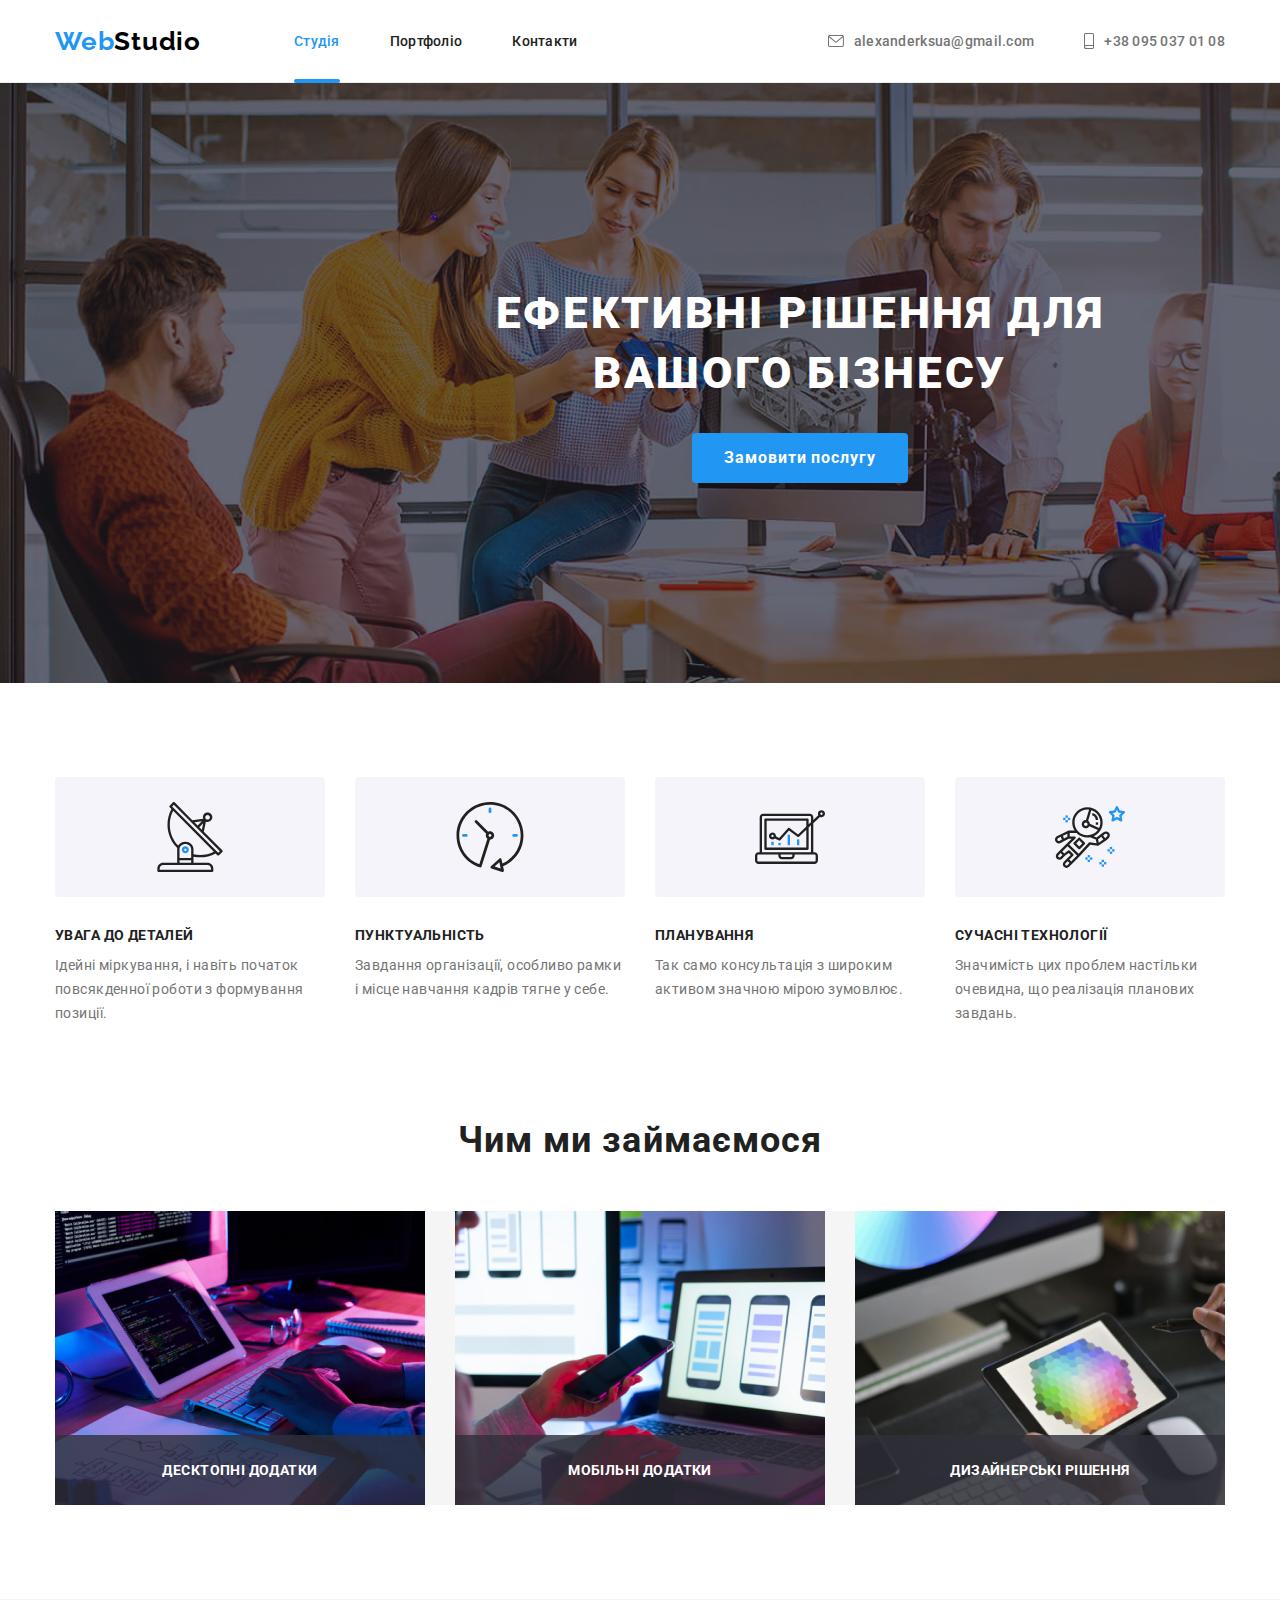
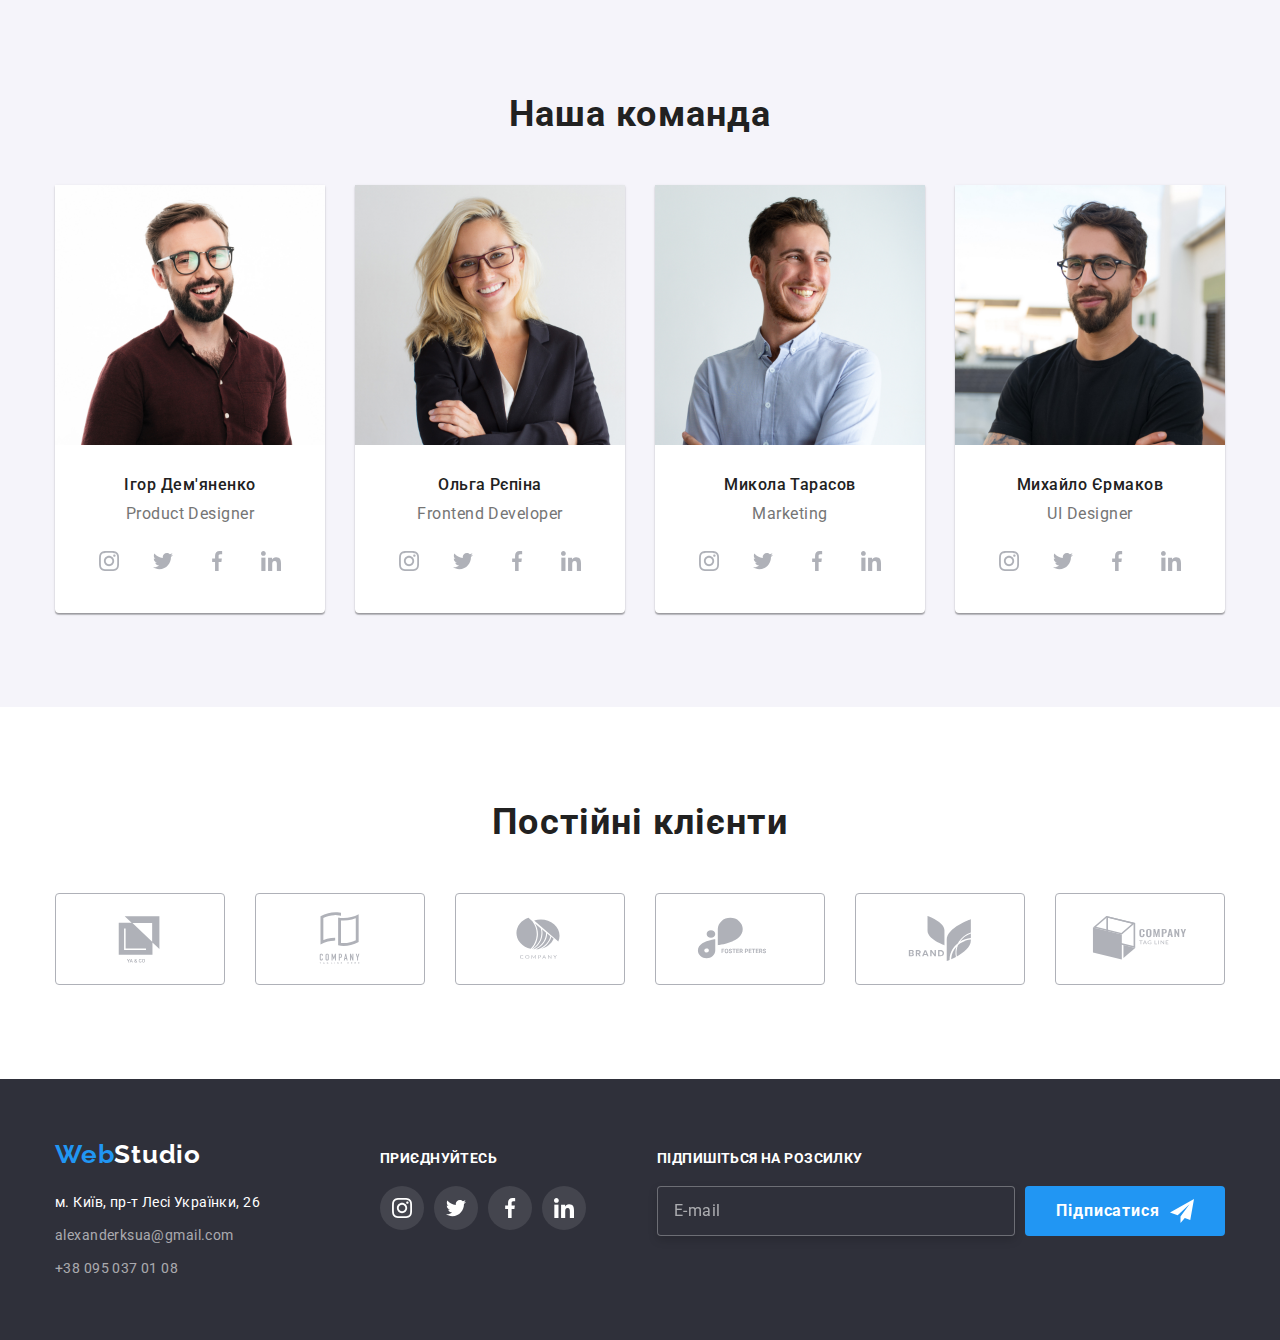
<file: index.html>
<!DOCTYPE html>
<html lang="uk">

<head>
  <meta charset="UTF-8" />
  <meta http-equiv="X-UA-Compatible" content="IE=edge" />
  <meta name="viewport" content="width=device-width, initial-scale=1.0" />

  <link rel="preconnect" href="https://fonts.googleapis.com" />
  <link rel="preconnect" href="https://fonts.gstatic.com" crossorigin />
  <link href="https://fonts.googleapis.com/css2?family=Raleway:wght@700&family=Roboto:wght@400;500;700;900&display=swap"
    rel="stylesheet" />

  <title>index</title>
  <!-- Нормализация стилей Обобщённая -->
  <link rel="stylesheet"
    href="https://cdnjs.cloudflare.com/ajax/libs/modern-normalize/1.1.0/modern-normalize.min.css" />
  <!-- Стили Проекта -->
  <!-- Стили Секций на странице index.html по технологиям BEM/SASS: qualites features clients -->
  <link rel="stylesheet" href="./css/main.min.css">
  <!-- Стили всех остальных элементов по технологии CSS -->
  <!-- <link rel="stylesheet" href="./css/styles.css"> -->
</head>

<body>
  <!-- Голова-Шапка сайты -->
  <header class="header">
    <div class="container">
      <!-- Блок оформления фона header -->

      <div class="header-group">
        <!-- Панель навигации из двух частей -->
        <!-- Панель навигации #1 - Логотип, Студія, Портфоліо -->
        <!-- Логотип, WebStudio -->
        <a class="header-logo" href="./index.html"><span class="blue-web">Web</span>Studio</a>
        <nav class="nav-group">
          <!-- Список ссылок на страницы -->
          <ul class="list pages">
            <li class="item pages-item curent">
              <a class="link curent" href="./index.html">Студія</a>
            </li>
            <li class="item pages-item">
              <a class="link" href="./portfolio.html">Портфоліо</a>
            </li>
            <li class="item pages-item">
              <a class="link" href="./contacts.html">Контакти</a>
            </li>
          </ul>
        </nav>

        <!-- Панель навигации #2 - Контакти: e-mail, tel -->
        <ul class="list contacts">
          <li class="item contacts-item">
            <a class="link" href="mailto:alexanderksua@gmail.com">
              <div class="link-div">
                <svg class="contacts-icon" width="16" height="12" aria-label="email">
                  <use href="./images/icons.svg#icon-envelope"></use>
                </svg>alexanderksua@gmail.com
              </div>
            </a>
          </li>
          <li class="item contacts-item">
            <a class="link" href="tel:+380950370108">
              <div class="link-div">
                <svg class="contacts-icon" width="10" height="16" aria-label="phone">
                  <use href="./images/icons.svg#icon-smartphone"></use>
                </svg>+38 095 037 01 08
              </div>
            </a>
          </li>
        </ul>

      </div>
    </div>
  </header>

  <!--Главный контент страницы -->
  <main>
    <!-- Блок оформления фона main-top - Hero -->

    <section class="hero">
      <div class="container">
        <div class="hero-group">
          <h1 class="hero-title">Ефективні рішення для вашого бізнесу</h1>
          <!-- BUTTON -->
          <button class="btn-hero" type="button" data-modal-open>Замовити послугу</button>
        </div>
      </div>
      <!-- Модульное окно - Форма заказа услуги -->
      <div class="backdrop is-hidden" data-modal>
        <div class="modal">
          <button class="close" type="button" data-modal-close>
            <svg class="button-icon" width="11" height="11" aria-label="cross">
              <use href="./images/icons.svg#icon-cross-modal"></use>
            </svg>
          </button>

          <form class="register-form">
            <p class="register-form-title"><strong>Залиште свої дані, ми вам передзвонимо</strong></p>

            <div class="register-form-field">
              <label for="person">І'мя</label>
              <div class="register-form-icon">
                <input type="text" name="person" id="person">
                <svg width="18" height="18">
                  <use href="./images/icons.svg#icon-person-form"></use>
                </svg>
              </div>
            </div>

            <div class="register-form-field">
              <label for="tel">Телефон</label>
              <div class="register-form-icon">
                <input type="tel" name="tel" id="tel">
                <svg width="18" height="18">
                  <use href="./images/icons.svg#icon-phone-form"></use>
                </svg>
              </div>
            </div>

            <div class="register-form-field">
              <label for="form-email">Пошта</label>
              <div class="register-form-icon">
                <input type="email" name="email" id="form-email" required>
                <svg width="18" height="18">
                  <use href="./images/icons.svg#icon-envelop-form"></use>
                </svg>
              </div>
            </div>

            <div class="register-form-field">
              <label for="comment">Коментар</label>
              <textarea name="comment" id="comment" cols="60" rows="7" placeholder="Введіть коментар"></textarea>
            </div>

            <!--CHECK BOX-->
            <label for=policy class="checkbox-group">
              <input type="checkbox" class="checkbox visually-hidden" name="policy" id="policy" value="agree" required>
              <svg class="checkbox-icons" width="16" height="15">
                <use class="icon-checked" href="./images/icons.svg#icon-check-box-checked"></use>
                <use class="icon-empty" href="./images/icons.svg#icon-check-box-empty"></use>
              </svg>
              <span class="checkbox-policy-text">
                Погоджуюся з розсилкою та приймаю
                <a href="https://wiki.legalaid.gov.ua/" target="_blank" rel="nofollow noopener noreferrer">
                  Умови договору
                </a>
              </span>
            </label>

            <div class="register-form-submit-btn">
              <button type="submit">Відправити</button>
            </div>
          </form>

        </div>
      </div>
    </section>

    <!-- Секция описания качеств Студии-->
    <section class="qualites">
      <div class="container">

        <h2 class="visually-hidden">Качества Студии</h2>

        <ul class="list qualites__list">

          <li class="item qualites__item">
            <div class="qualites__item--icon">
              <svg class="qualites__icon" width="70" height="70">
                <use href="./images/icons.svg#icon-antenna"></use>
              </svg>
            </div>
            <h3 class="qualites__item--title">Увага до деталей</h3>
            <p class="qualites__item--paragraf">
              Ідейні міркування, і навіть початок повсякденної роботи з
              формування позиції.
            </p>
          </li>

          <li class="item qualites__item">
            <div class="qualites__item--icon">
              <svg class="qualites__icon" width="70" height="70">
                <use href="./images/icons.svg#icon-clock"></use>
              </svg>
            </div>
            <h3 class="qualites__item--title">Пунктуальність</h3>
            <p class="qualites__item--paragraf">
              Завдання організації, особливо рамки і місце навчання кадрів
              тягне у себе.
            </p>
          </li>

          <li class="item qualites__item">
            <div class="qualites__item--icon">
              <svg class="qualites__icon" width="70" height="70">
                <use href="./images/icons.svg#icon-diagram"></use>
              </svg>
            </div>
            <h3 class="qualites__item--title">Планування</h3>
            <p class="qualites__item--paragraf">
              Так само консультація з широким активом значною мірою зумовлює.
            </p>
          </li>

          <li class="item qualites__item">
            <div class="qualites__item--icon">
              <svg class="qualites__icon" width="70" height="70">
                <use href="./images/icons.svg#icon-astronaut"></use>
              </svg>
            </div>
            <h3 class="qualites__item--title">Сучасні технології</h3>
            <p class="qualites__item--paragraf">
              Значимість цих проблем настільки очевидна, що реалізація
              планових завдань.
            </p>
          </li>
        </ul>
      </div>

    </section>

    <!-- Секция описания видов деятельности Студии-->
    <section class="features">
      <div class="container">
        <h2 class="features__title">Чим ми займаємося</h2>
        <!-- Блок оборачивания div  для стилизации в будущем -->
        <ul class="list features__list">
          <li class="item features__item">
            <img class="features__list--img" src="./images/img_1_370x294.jpg"
              alt="ПК, планшет, клавіатура, блокнот, миша, монітор, карандаш, окуляри" width="370">
            <div class="features__text-over">
              <p class="features__text-over--paragraf">Десктопні додатки</p>
            </div>
          </li>
          <li class="item features__item">
            <img class="features__list--img" src="./images/img_2_370x294.jpg"
              alt="Смартфон, ноутбук, монітор, шаблони візуального вигляду застосунків" width="370">
            <div class="features__text-over">
              <p class="features__text-over--paragraf">Мобільні додатки</p>
            </div>
          </li>
          <li class="item features__item">
            <img class="features__list--img" src="./images/img_3_370x294.jpg"
              alt="планшет, палітра кольорів, клавіатура, миша, мак про" width="370">
            <div class="features__text-over">
              <p class="features__text-over--paragraf">Дизайнерські рішення</p>
            </div>
          </li>
        </ul>
      </div>
    </section>

    <!-- Секция описания членов команды Студии-->
    <section class="team">
      <div class="container">
        <h2 class="team-title">Наша команда</h2>
        <ul class="list team-list">
          <li class="item team-item">
            <div class="card team-card">
              <img src="./images/photo_1_270x260.jpg" alt="Ігор Дем'яненко. Айті спеціаліст з розробки продуктів"
                title="Ігор Дем'яненко. Айті спеціаліст з розробки продуктів" width="270" height="260" />
              <div class="team-card-text">
                <h3 class="team-card-title">Ігор Дем'яненко</h3>
                <p class="team-card-paragraf">Product Designer</p>
                <ul class="list social-list">
                  <li class="item social-item">
                    <a class="link social-link" target="_blank" href="https://instagram.com"
                      rel="nofollow noreferrer noopener" aria-label="instagram">
                      <svg class="social-icon" width="20" height="20">
                        <use href="./images/icons.svg#icon-instagram"></use>
                      </svg>
                    </a>
                  </li>
                  <li class="item social-item">
                    <a class="link social-link" target="_blank" href="https://twitter.com"
                      rel="nofollow noreferrer noopener" aria-label="twitter">
                      <svg class="social-icon" width="20" height="20">
                        <use href="./images/icons.svg#icon-twitter"></use>
                      </svg>
                    </a>
                  </li>
                  <li class="item social-item">
                    <a class="link social-link" target="_blank" href="https://facebook.com"
                      rel="nofollow noreferrer noopener" aria-label="facebook">
                      <svg class="social-icon" width="20" height="20">
                        <use href="./images/icons.svg#icon-facebook"></use>
                      </svg>
                    </a>
                  </li>
                  <li class="item social-item">
                    <a class="link social-link" target="_blank" href="https://linkedin.com"
                      rel="noopener nofollow noreferrer" aria-label="linkedin">
                      <svg class="social-icon" width="20" height="20">
                        <use href="./images/icons.svg#icon-linkedin"></use>
                      </svg>
                    </a>
                  </li>
                </ul>
              </div>
            </div>
          </li>

          <li class="item team-item">
            <div class="card team-card">
              <img src="./images/photo_2_270x260.jpg"
                alt="Ольга Рєпіна. Айті спеціалістка з розробки зовнішних інтерфейсів"
                title="Ольга Рєпіна. Айті спеціалістка з розробки зовнішних інтерфейсів" width="270" height="260" />
              <div class="team-card-text">
                <h3 class="team-card-title">Ольга Рєпіна</h3>
                <p class="team-card-paragraf">Frontend Developer</p>
                <ul class="list social-list">
                  <li class="item social-item">
                    <a class="link social-link" target="_blank" href="https://instagram.com"
                      rel="nofollow noreferrer noopener" aria-label="instagram">
                      <svg class="social-icon" width="20" height="20">
                        <use href="./images/icons.svg#icon-instagram"></use>
                      </svg>
                    </a>
                  </li>
                  <li class="item social-item">
                    <a class="link social-link" target="_blank" href="https://twitter.com"
                      rel="nofollow noreferrer noopener" aria-label="twitter">
                      <svg class="social-icon" width="20" height="20">
                        <use href="./images/icons.svg#icon-twitter"></use>
                      </svg>
                    </a>
                  </li>
                  <li class="item social-item">
                    <a class="link social-link" target="_blank" href="https://facebook.com"
                      rel="nofollow noreferrer noopener" aria-label="facebook">
                      <svg class="social-icon" width="20" height="20">
                        <use href="./images/icons.svg#icon-facebook"></use>
                      </svg>
                    </a>
                  </li>
                  <li class="item social-item">
                    <a class="link social-link" target="_blank" href="https://linkedin.com"
                      rel="noopener nofollow noreferrer" aria-label="linkedin">
                      <svg class="social-icon" width="20" height="20">
                        <use href="./images/icons.svg#icon-linkedin"></use>
                      </svg>
                    </a>
                  </li>
                </ul>
              </div>
            </div>
          </li>

          <li class="item team-item">
            <div class="card team-card">
              <img src="./images/photo_3_270x260.jpg"
                alt="Микола Тарасов. Айті спеціаліст з розробки торгівельних стратегій та продажів"
                title="Микола Тарасов. Айті спеціаліст з розробки торгівельних стратегій та продажів" width="270"
                height="260" />
              <div class="team-card-text">
                <h3 class="team-card-title">Микола Тарасов</h3>
                <p class="team-card-paragraf">Marketing</p>
                <ul class="list social-list">
                  <li class="item social-item">
                    <a class="link social-link" target="_blank" href="https://instagram.com"
                      rel="nofollow noreferrer noopener" aria-label="instagram">
                      <svg class="social-icon" width="20" height="20">
                        <use href="./images/icons.svg#icon-instagram"></use>
                      </svg>
                    </a>
                  </li>
                  <li class="item social-item">
                    <a class="link social-link" target="_blank" href="https://twitter.com"
                      rel="nofollow noreferrer noopener" aria-label="twitter">
                      <svg class="social-icon" width="20" height="20">
                        <use href="./images/icons.svg#icon-twitter"></use>
                      </svg>
                    </a>
                  </li>
                  <li class="item social-item">
                    <a class="link social-link" target="_blank" href="https://facebook.com"
                      rel="nofollow noreferrer noopener" aria-label="facebook">
                      <svg class="social-icon" width="20" height="20">
                        <use href="./images/icons.svg#icon-facebook"></use>
                      </svg>
                    </a>
                  </li>
                  <li class="item social-item">
                    <a class="link social-link" target="_blank" href="https://linkedin.com"
                      rel="noopener nofollow noreferrer" aria-label="linkedin">
                      <svg class="social-icon" width="20" height="20">
                        <use href="./images/icons.svg#icon-linkedin"></use>
                      </svg>
                    </a>
                  </li>
                </ul>
              </div>
            </div>
          </li>

          <li class="item team-item">
            <div class="card team-card">
              <img src="./images/photo_4_270x260.jpg"
                alt="Михайло Єрмаков. Айті спеціаліст з розробки інтерфейсів для користувачів"
                title="Михайло Єрмаков. Айті спеціаліст з розробки зовнішних інтерфейсів для користувачів" width="270"
                height="260" />
              <div class="team-card-text">
                <h3 class="team-card-title">Михайло Єрмаков</h3>
                <p class="team-card-paragraf">UI Designer</p>
                <ul class="list social-list">
                  <li class="item social-item">
                    <a class="link social-link" target="_blank" href="https://instagram.com"
                      rel="nofollow noreferrer noopener" aria-label="instagram">
                      <svg class="social-icon" width="20" height="20">
                        <use href="./images/icons.svg#icon-instagram"></use>
                      </svg>
                    </a>
                  </li>
                  <li class="item social-item">
                    <a class="link social-link" target="_blank" href="https://twitter.com"
                      rel="nofollow noreferrer noopener" aria-label="twitter">
                      <svg class="social-icon" width="20" height="20">
                        <use href="./images/icons.svg#icon-twitter"></use>
                      </svg>
                    </a>
                  </li>
                  <li class="item social-item">
                    <a class="link social-link" target="_blank" href="https://facebook.com"
                      rel="nofollow noreferrer noopener" aria-label="facebook">
                      <svg class="social-icon" width="20" height="20">
                        <use href="./images/icons.svg#icon-facebook"></use>
                      </svg>
                    </a>
                  </li>
                  <li class="item social-item">
                    <a class="link social-link" target="_blank" href="https://linkedin.com"
                      rel="noopener nofollow noreferrer" aria-label="linkedin">
                      <svg class="social-icon" width="20" height="20">
                        <use href="./images/icons.svg#icon-linkedin"></use>
                      </svg>
                    </a>
                  </li>
                </ul>
              </div>
            </div>
          </li>
        </ul>
      </div>
    </section>
    <!-- Секция Логотипов Постоянных Клиентов-->
    <section class="clients">
      <div class="container">
        <h2 class="clients__title">Постійні клієнти</h2>
        <ul class="list clients__list">
          <li class="item clients__item">
            <a class="link clients__link" href="https://www.www.com" target="_blank" rel="noopener nofollow noreferrer">
              <svg class="clients__icons" width="106" height="60">
                <use href="./images/icons.svg#icon-group1"></use>
              </svg>
            </a>
          </li>

          <li class="item clients__item">
            <a class="link clients__link" href="https://www.www.com" target="_blank" rel="noopener nofollow noreferrer">
              <svg class="clients__icons" width="106" height="60">
                <use href="./images/icons.svg#icon-group2"></use>
              </svg>
            </a>
          </li>

          <li class="item clients__item">
            <a class="link clients__link" href="https://www.www.com" target="_blank" rel="noopener nofollow noreferrer">
              <svg class="clients__icons" width="106" height="60">
                <use href="./images/icons.svg#icon-group3"></use>
              </svg>
            </a>
          </li>

          <li class="item clients__item">
            <a class="link clients__link" href="https://www.www.com" target="_blank" rel="noopener nofollow noreferrer">
              <svg class="clients__icons" width="106" height="60">
                <use href="./images/icons.svg#icon-group4"></use>
              </svg>
            </a>
          </li>

          <li class="item clients__item">
            <a class="link clients__link" href="https://www.www.com" target="_blank" rel="noopener nofollow noreferrer">
              <svg class="clients__icons" width="106" height="60">
                <use href="./images/icons.svg#icon-group5"></use>
              </svg>
            </a>
          </li>

          <li class="item clients__item">
            <a class="link clients__link" href="https://www.www.com" target="_blank" rel="noopener nofollow noreferrer">
              <svg class="clients__icons" width="106" height="60">
                <use href="./images/icons.svg#icon-group6"></use>
              </svg>
            </a>
          </li>

        </ul>
      </div>

    </section>


  </main>

  <!-- Подвал страницы -->
  <footer class="footer">
    <div class="container">
      <div class="footer-group">
        <!-- Текст-Лого WebStudio -->
        <address class="address">
          <a class="footer-logo" href="./index.html"><span class="blue-web">Web</span>Studio</a>
          <ul class="list contacts">
            <li class="item contacts-item">
              <!-- Адрес физический  Студии -->
              <a class="link contacts-item-coord" href="https://goo.gl/maps/CPtrU1FHBa2aNyZL9" target="_blank"
                rel="nofollow noreferrer noopener">м. Київ, пр-т Лесі Українки, 26</a>
            </li>
            <li class="item contacts-item">
              <!-- Почта электронная  Студии -->
              <a class="link contacts-item-mailto" href="mailto:alexanderksua@gmail.com">alexanderksua@gmail.com</a>
            </li>
            <li class="item contacts-item">
              <!-- Телефон мобильный Студии -->
              <a class="link contacts-item-tel" href="tel:+380950370108">+38 095 037 01 08</a>
            </li>
          </ul>
        </address>
        <!-- Социальные сети в Футере -->
        <div class="footer-social">
          <h3 class="footer-social-title">Приєднуйтесь</h3>
          <ul class="list footer-social-list">
            <li class="item footer-social-item">
              <a class="link footer-social-link" target="_blank" href="https://instagram.com"
                rel="nofollow noreferrer noopener" aria-label="instagram">
                <svg class="footer-social-icon" width="20" height="20">
                  <use href="./images/icons.svg#icon-instagram"></use>
                </svg>
              </a>
            </li>
            <li class="item footer-social-item">
              <a class="link footer-social-link" target="_blank" href="https://twitter.com"
                rel="nofollow noreferrer noopener" aria-label="twitter">
                <svg class="footer-social-icon" width="20" height="20">
                  <use href="./images/icons.svg#icon-twitter"></use>
                </svg>
              </a>
            </li>
            <li class="item footer-social-item">
              <a class="link footer-social-link" target="_blank" href="https://facebook.com"
                rel="nofollow noreferrer noopener" aria-label="facebook">
                <svg class="footer-social-icon" width="20" height="20">
                  <use href="./images/icons.svg#icon-facebook"></use>
                </svg>
              </a>
            </li>
            <li class="item footer-social-item">
              <a class="link footer-social-link" target="_blank" href="https://linkedin.com"
                rel="noopener nofollow noreferrer" aria-label="linkedin">
                <svg class="footer-social-icon" width="20" height="20">
                  <use href="./images/icons.svg#icon-linkedin"></use>
                </svg>
              </a>
            </li>
          </ul>
        </div>
        <!-- Мини форма отправки электронной почты в Футере -->
        <form class="footer-form" autocomplete="off" novalidate>
          <label for="email" class="footer-form-title">Підпишіться на розсилку</label>
          <div class="footer-submit-form">
            <input type="email" class="email-text-area" name="email" id="email" placeholder="E-mail">
            <button type="submit" class="footer-form-button">
              <span class="submit-button-text">Підписатися</span>
              <svg class="submit-button-icon" width="24" height="24">
                <use href="./images/icons.svg#icon-send-form" class="icon-send-button"></use>
              </svg>
            </button>
          </div>
        </form>

      </div>
    </div>
  </footer>
  <!-- Скрипт для формы модалного окна -->
  <script src="./js/modal.js"></script>
</body>

</html>
</file>
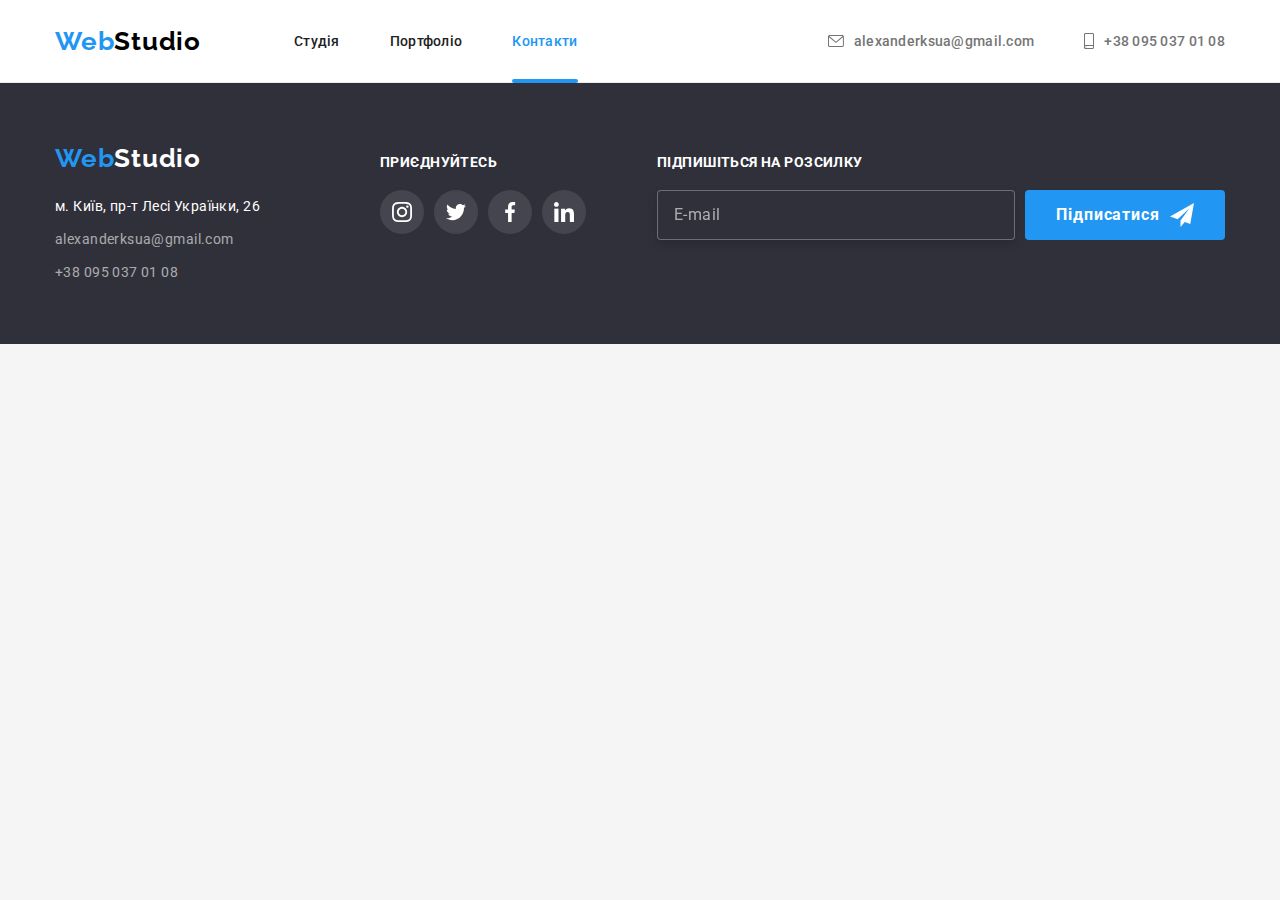
<file: contacts.html>
<!DOCTYPE html>
<html lang="uk">

<head>
  <title>index</title>

  <meta charset="UTF-8" />
  <meta http-equiv="X-UA-Compatible" content="IE=edge" />
  <meta name="viewport" content="width=device-width, initial-scale=1.0" />

  <link rel="preconnect" href="https://fonts.googleapis.com" />
  <link rel="preconnect" href="https://fonts.gstatic.com" crossorigin />
  <link href="https://fonts.googleapis.com/css2?family=Raleway:wght@700&family=Roboto:wght@400;500;700;900&display=swap"
    rel="stylesheet" />
  <!-- Нормализация стилей Обобщённая -->
  <link rel="stylesheet"
    href="https://cdnjs.cloudflare.com/ajax/libs/modern-normalize/1.1.0/modern-normalize.min.css" />
  <!-- Стили Проекта -->
  <link rel="stylesheet" href="./css/styles.css">
</head>

<body>
  <!-- Голова-Шапка сайты -->
  <header class="header">
    <div class="container">
      <!-- Блок оформления фона header -->

      <div class="header-group">
        <!-- Панель навигации из двух частей -->
        <!-- Панель навигации #1 - Логотип, Студія, Портфоліо -->
        <!-- Логотип, WebStudio -->
        <a class="header-logo" href="./index.html"><span class="blue-web">Web</span>Studio</a>
        <nav class="nav-group">
          <!-- Список ссылок на страницы -->
          <ul class="list pages">
            <li class="item pages-item">
              <a class="link curent" href="./index.html">Студія</a>
            </li>
            <li class="item pages-item">
              <a class="link" href="./portfolio.html">Портфоліо</a>
            </li>
            <li class="item pages-item curent">
              <a class="link" href="./contacts.html">Контакти</a>
            </li>
          </ul>
        </nav>

        <!-- Панель навигации #2 - Контакти: e-mail, tel -->
        <ul class="list contacts">
          <li class="item contacts-item">
            <a class="link" href="mailto:alexanderksua@gmail.com">
              <div class="link-div">
                <svg class="contacts-icon" width="16" height="12" aria-label="email">
                  <use href="./images/icons.svg#icon-envelope"></use>
                </svg>alexanderksua@gmail.com
              </div>
            </a>
          </li>
          <li class="item contacts-item">
            <a class="link" href="tel:+380950370108">
              <div class="link-div">
                <svg class="contacts-icon" width="10" height="16" aria-label="phone">
                  <use href="./images/icons.svg#icon-smartphone"></use>
                </svg>+38 095 037 01 08
              </div>
            </a>
          </li>
        </ul>

      </div>
    </div>
  </header>


  <main>

  </main>

  <!-- Подвал страницы -->
  <footer class="footer">
    <div class="container">
      <div class="footer-group">
        <!-- Текст-Лого WebStudio -->
        <address class="address">
          <a class="footer-logo" href="./index.html"><span class="blue-web">Web</span>Studio</a>
          <ul class="list contacts">
            <li class="item contacts-item">
              <!-- Адрес физический  Студии -->
              <a class="link contacts-item-coord" href="https://goo.gl/maps/CPtrU1FHBa2aNyZL9" target="_blank"
                rel="nofollow noreferrer noopener">м. Київ, пр-т Лесі Українки, 26</a>
            </li>
            <li class="item contacts-item">
              <!-- Почта электронная  Студии -->
              <a class="link contacts-item-mailto" href="mailto:alexanderksua@gmail.com">alexanderksua@gmail.com</a>
            </li>
            <li class="item contacts-item">
              <!-- Телефон мобильный Студии -->
              <a class="link contacts-item-tel" href="tel:+380950370108">+38 095 037 01 08</a>
            </li>
          </ul>
        </address>

        <div class="footer-social">
          <h3 class="footer-social-title">приєднуйтесь</h3>
          <ul class="list footer-social-list">
            <li class="item footer-social-item">
              <a class="link footer-social-link" target="_blank" href="https://instagram.com"
                rel="nofollow noreferrer noopener" aria-label="instagram">
                <svg class="footer-social-icon" width="20" height="20">
                  <use href="./images/icons.svg#icon-instagram"></use>
                </svg>
              </a>
            </li>
            <li class="item footer-social-item">
              <a class="link footer-social-link" target="_blank" href="https://twitter.com"
                rel="nofollow noreferrer noopener" aria-label="twitter">
                <svg class="footer-social-icon" width="20" height="20">
                  <use href="./images/icons.svg#icon-twitter"></use>
                </svg>
              </a>
            </li>
            <li class="item footer-social-item">
              <a class="link footer-social-link" target="_blank" href="https://facebook.com"
                rel="nofollow noreferrer noopener" aria-label="facebook">
                <svg class="footer-social-icon" width="20" height="20">
                  <use href="./images/icons.svg#icon-facebook"></use>
                </svg>
              </a>
            </li>
            <li class="item footer-social-item">
              <a class="link footer-social-link" target="_blank" href="https://linkedin.com"
                rel="noopener nofollow noreferrer" aria-label="linkedin">
                <svg class="footer-social-icon" width="20" height="20">
                  <use href="./images/icons.svg#icon-linkedin"></use>
                </svg>
              </a>
            </li>
          </ul>
        </div>

        <form class="footer-form" autocomplete="off" novalidate>
          <label for="email" class="footer-form-title">Підпишіться на розсилку</label>
          <div class="footer-submit-form">
            <input type="email" class="email-text-area" name="email" id="email" placeholder="E-mail">
            <button type="submit" class="footer-form-button">
              <span class="submit-button-text">Підписатися</span>
              <svg class="submit-button-icon" width="24" height="24">
                <use href="./images/icons.svg#icon-send-form" class="icon-send-button"></use>
              </svg>
            </button>
          </div>
        </form>

      </div>
    </div>
  </footer>
  <script src="./js/js-selected-value.js"></script>
</body>

</html>
</file>
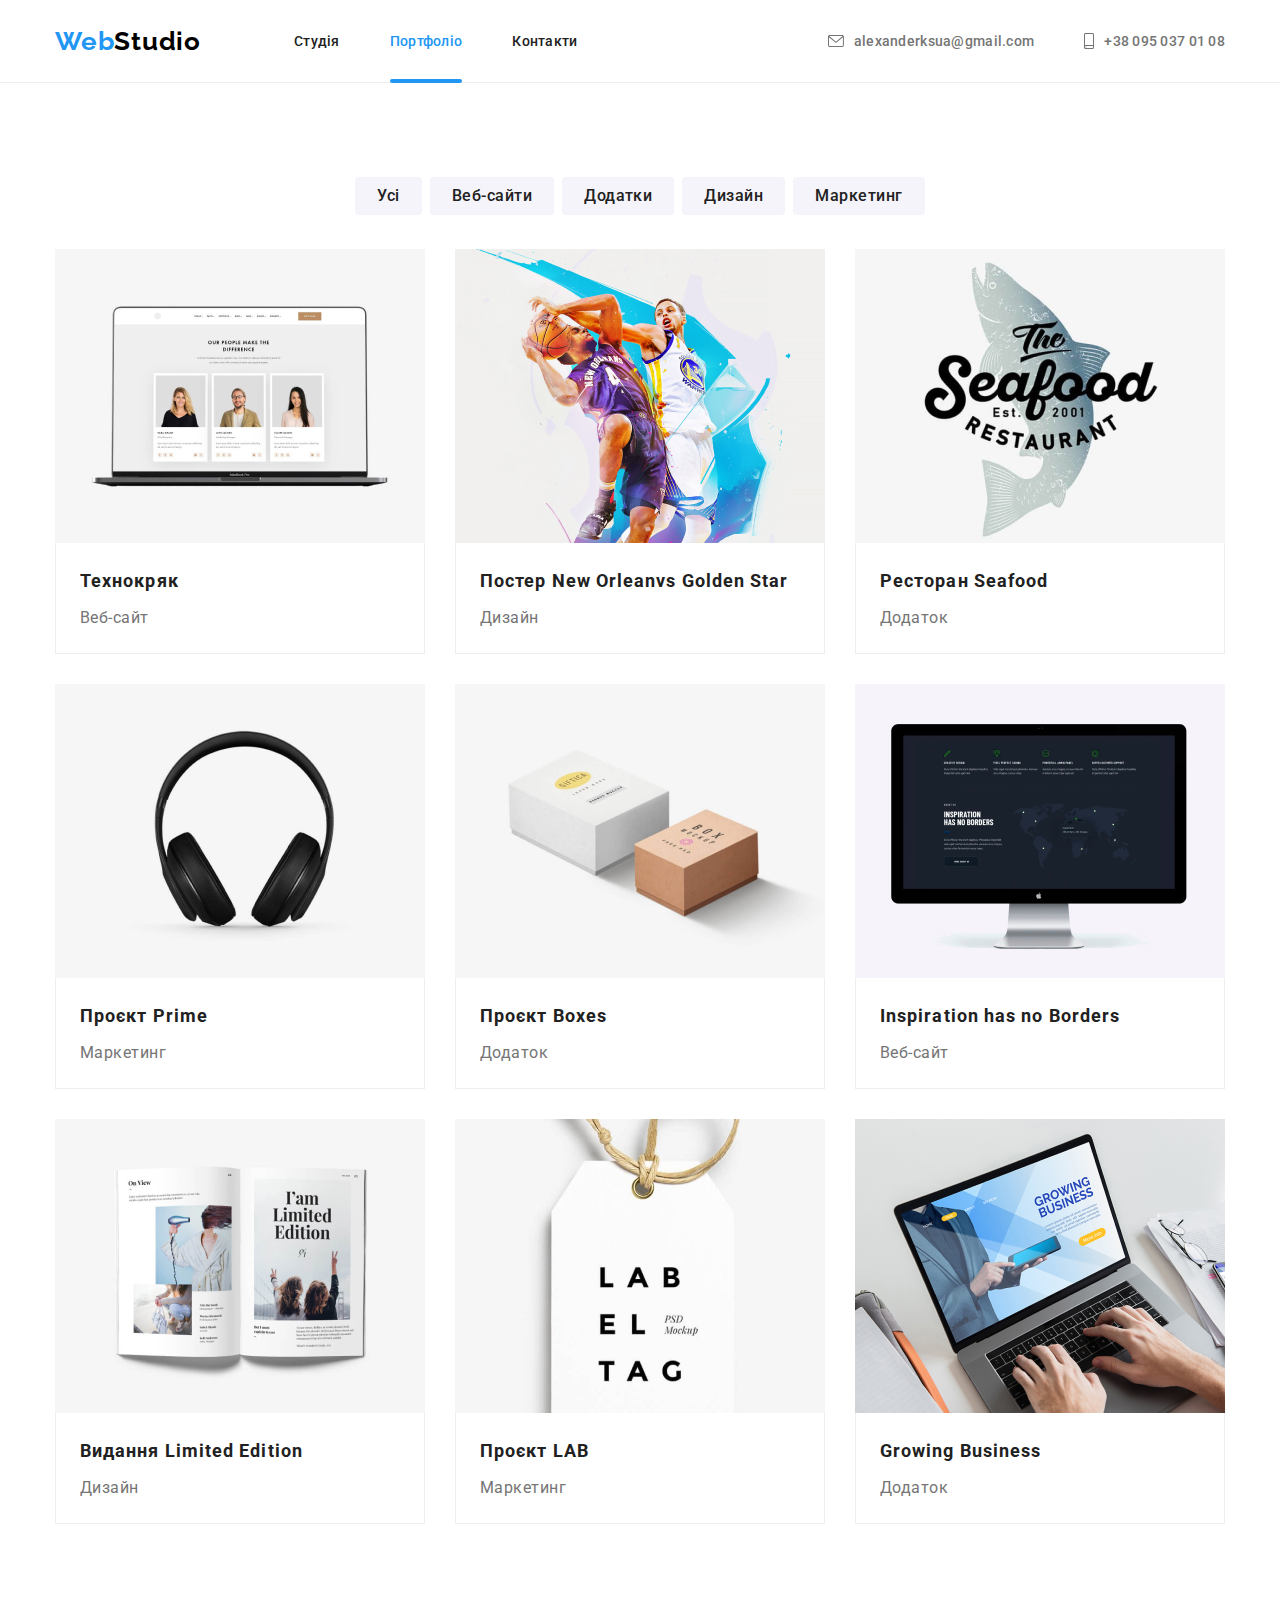
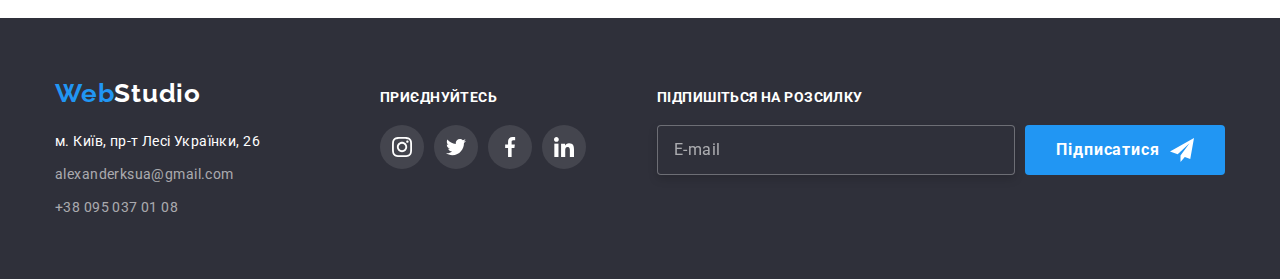
<file: portfolio.html>
<!DOCTYPE html>
<html lang="uk">

<head>
  <meta charset="UTF-8" />
  <meta http-equiv="X-UA-Compatible" content="IE=edge" />
  <meta name="viewport" content="width=device-width, initial-scale=1.0" />

  <link rel="preconnect" href="https://fonts.googleapis.com" />
  <link rel="preconnect" href="https://fonts.gstatic.com" crossorigin />
  <link href="https://fonts.googleapis.com/css2?family=Raleway:wght@700&family=Roboto:wght@400;500;700;900&display=swap"
    rel="stylesheet" />

  <title>portfolio</title>
  <!-- Нормализация стилей Обобщённая -->
  <link rel="stylesheet"
    href="https://cdnjs.cloudflare.com/ajax/libs/modern-normalize/1.1.0/modern-normalize.min.css" />
  <!-- Стили Проекта -->
  <link rel="stylesheet" href="./css/styles.css">
</head>

<body>
  <!-- Голова-Шапка сайты -->
  <header class="header">
    <div class="container">
      <!-- Блок оформления фона header -->

      <div class="header-group">
        <!-- Панель навигации из двух частей -->
        <!-- Панель навигации #1 - Логотип, Студія, Портфоліо -->
        <!-- Логотип, WebStudio -->
        <a class="header-logo" href="./index.html"><span class="blue-web">Web</span>Studio</a>
        <nav class="nav-group">
          <!-- Список ссылок на страницы -->
          <ul class="list pages">
            <li class="item pages-item">
              <a class="link" href="./index.html">Студія</a>
            </li>
            <li class="item pages-item curent">
              <a class="link" href="./portfolio.html">Портфоліо</a>
            </li>
            <li class="item pages-item">
              <a class="link" href="./contacts.html">Контакти</a>
            </li>
          </ul>
        </nav>

        <!-- Панель навигации #2 - Контакти: e-mail, tel -->
        <ul class="list contacts">
          <li class="item contacts-item">
            <a class="link" href="mailto:alexanderksua@gmail.com">
              <div class="link-div">
                <svg class="contacts-icon" width="16" height="12" aria-label="email">
                  <use href="./images/icons.svg#icon-envelope"></use>
                </svg>alexanderksua@gmail.com
              </div>
            </a>
          </li>
          <li class="item contacts-item">
            <a class="link" href="tel:+380950370108">
              <div class="link-div">
                <svg class="contacts-icon" width="10" height="16" aria-label="phone">
                  <use href="./images/icons.svg#icon-smartphone"></use>
                </svg>+38 095 037 01 08
              </div>
            </a>
          </li>
        </ul>

      </div>
    </div>
  </header>



  <main class="main-portfolio">
    <section class="portfolio">
      <div class="container">
        <h1 class="visually-hidden">Портфоліо</h1>

        <ul class="list buttons">
          <li class="buttons-item"><button type="button" class="btn all">Усі</button></li>
          <li class="buttons-item"><button type="button" class="btn websites">Веб-сайти</button></li>
          <li class="buttons-item"><button type="button" class="btn apps">Додатки</button></li>
          <li class="buttons-item"><button type="button" class="btn design">Дизайн</button></li>
          <li class="buttons-item"><button type="button" class="btn marketing">Маркетинг</button></li>
        </ul>

        <ul class="list cards">
          <li class="cards-item"><a class="cards-item-link" href="">
              <div>
                <div class="overly-hover">
                  <img src="./images/portfolio_1.jpg" alt="Технокряк Веб-сайт" width="370" height="294">
                  <p class="overly-hover-text">
                    <br>
                    – Боїшся стрибати з парашутом?
                    <br>
                    – Так.
                    <br>
                    – Стрибай без нього.
                  </p>
                </div>
                <div class="card-text-content">
                  <h2 class="cards-item-title">Технокряк</h2>
                  <p class="cards-item-text">Веб-сайт</p>
                </div>
              </div>
            </a></li>
          <li class="cards-item"><a class="cards-item-link" href="">
              <div>
                <div class="overly-hover">
                  <img src="./images/portfolio_2.jpg" alt="Постер New Orleanvs Golden Star Дизайн" width="370"
                    height="294">
                  <p class="overly-hover-text">Не розумію…
                    Чому штани в яких краще вього лежати на дивані називаються спортивними???
                  </p>
                </div>
                <div class="card-text-content">
                  <h2 class="cards-item-title">Постер New Orleanvs Golden Star</h2>
                  <p class="cards-item-text">Дизайн</p>
                </div>
              </div>
            </a></li>
          <li class="cards-item"><a class="cards-item-link" href="">
              <div>
                <div class="overly-hover">
                  <img src="./images/portfolio_3.jpg" alt="Ресторан Seafood Додаток" width="370" height="294">
                  <p class="overly-hover-text">
                    Вона:
                    <br>
                    – Була в туалеті. У мене дві поділки…
                    <br>
                    Він:
                    <br>
                    – У мене в туалеті також поганий сигнал!
                  </p>
                </div>
                <div class="card-text-content">
                  <h2 class="cards-item-title">Ресторан Seafood</h2>
                  <p class="cards-item-text">Додаток</p>
                </div>
              </div>
            </a></li>
          <li class="cards-item"><a class="cards-item-link" href="">
              <div>
                <div class="overly-hover">
                  <img src="./images/portfolio_4.jpg" alt="Проєкт Prime Маркетинг" width="370" height="294">
                  <p class="overly-hover-text">
                    Вчора мій застав мене за голінням ніг його бритвою. Накричав на мене, довелося нову бритву йому
                    дарувати, навороченну...
                    <br>
                    – Уже випробувала?
                    <br>
                    – Так :))
                  </p>
                </div>
                <div class="card-text-content">
                  <h2 class="cards-item-title">Проєкт Prime</h2>
                  <p class="cards-item-text">Маркетинг</p>
                </div>
              </div>
            </a></li>
          <li class="cards-item"><a class="cards-item-link" href="">
              <div>
                <div class="overly-hover">
                  <img src="./images/portfolio_5.jpg" alt="Проєкт Boxes Додаток" width="370" height="294">
                  <p class="overly-hover-text">
                    Ким будеш одягатися на карнавал?
                    <br>
                    – Шреком
                    <br>
                    – Маску купив?
                    <br>
                    – Поки ні, а тим ким будеш?
                    <br>
                    Красунею!
                    <br>
                    – Маску купила?))
                  </p>
                </div>
                <div class="card-text-content">
                  <h2 class="cards-item-title">Проєкт Boxes</h2>
                  <p class="cards-item-text">Додаток</p>
                </div>
              </div>
            </a></li>
          <li class="cards-item"><a class="cards-item-link" href="">
              <div>
                <div class="overly-hover">
                  <img src="./images/portfolio_6.jpg" alt="Inspiration has no Borders Веб-сайт" width="370"
                    height="294">
                  <p class="overly-hover-text">
                    Операційна. Медсестра кричить:
                    <br>
                    – У нього з’явився пульс, він повертається!
                    <br>
                    Тут лікар вирубає електрику:
                    <br>
                    – Повертатися – погана прикмета.
                  </p>

                </div>
                <div class="card-text-content">
                  <h2 class="cards-item-title">Inspiration has no Borders</h2>
                  <p class="cards-item-text">Веб-сайт</p>
                </div>
              </div>
            </a></li>
          <li class="cards-item"><a class="cards-item-link" href="">
              <div>
                <div class="overly-hover">
                  <img src="./images/portfolio_7.jpg" alt="Видання Limited Edition Дизайн" width="370" height="294">
                  <p class="overly-hover-text">
                    Чоловік з дружиною дивляться фільм жахів.
                    <br>
                    На екрані з’являється монстр.
                    Дружина:
                    <br>
                    – Ой, мама…
                    <br>
                    Чоловік:
                    <br>
                    – Впізнала, так?
                  </p>
                </div>
                <div class="card-text-content">
                  <h2 class="cards-item-title">Видання Limited Edition</h2>
                  <p class="cards-item-text">Дизайн</p>
                </div>
              </div>
            </a></li>
          <li class="cards-item"><a class="cards-item-link" href="">
              <div>
                <div class="overly-hover">
                  <img src="./images/portfolio_8.jpg" alt="Проєкт LAB Маркетинг" width="370" height="294">
                  <p class="overly-hover-text">Їздили вчора на екскурсію на хлібзавод.
                    <br>Тепер я не їм хліб.
                    <br>Сьогодні були на м’ясокомбінаті.
                    <br>Тепер я не їм м’ясо.
                    <br>Завтра екскурсія на лікеро-водочний.
                    <br>Я не їду.
                  </p>
                </div>
                <div class="card-text-content">
                  <h2 class="cards-item-title">Проєкт LAB</h2>
                  <p class="cards-item-text">Маркетинг</p>
                </div>
              </div>
            </a></li>
          <li class="cards-item"><a class="cards-item-link" href="">
              <div>
                <div class="overly-hover">
                  <img src="./images/portfolio_9.jpg" alt="Growing Business Додаток" width="370" height="294">
                  <p class="overly-hover-text">Їде блондинка на джипі, даішник зупиняє:
                    <br>
                    – Чому спереда і ззаду різні номери?
                    <br>
                    – Попереду – мобільний, а ззаду – домашній.
                  </p>
                </div>
                <div class="card-text-content">
                  <h2 class="cards-item-title">Growing Business</h2>
                  <p class="cards-item-text">Додаток</p>
                </div>
              </div>
            </a></li>
        </ul>
      </div>
    </section>
  </main>


  <!-- Подвал страницы -->
  <footer class="footer">
    <div class="container">
      <div class="footer-group">
        <!-- Текст-Лого WebStudio -->
        <address class="address">
          <a class="footer-logo" href="./index.html"><span class="blue-web">Web</span>Studio</a>
          <ul class="list contacts">
            <li class="item contacts-item">
              <!-- Адрес физический  Студии -->
              <a class="link contacts-item-coord" href="https://goo.gl/maps/CPtrU1FHBa2aNyZL9" target="_blank"
                rel="nofollow noreferrer noopener">м. Київ, пр-т Лесі Українки, 26</a>
            </li>
            <li class="item contacts-item">
              <!-- Почта электронная  Студии -->
              <a class="link contacts-item-mailto" href="mailto:alexanderksua@gmail.com">alexanderksua@gmail.com</a>
            </li>
            <li class="item contacts-item">
              <!-- Телефон мобильный Студии -->
              <a class="link contacts-item-tel" href="tel:+380950370108">+38 095 037 01 08</a>
            </li>
          </ul>
        </address>

        <div class="footer-social">
          <h3 class="footer-social-title">приєднуйтесь</h3>
          <ul class="list footer-social-list">
            <li class="item footer-social-item">
              <a class="link footer-social-link" target="_blank" href="https://instagram.com"
                rel="nofollow noreferrer noopener" aria-label="instagram">
                <svg class="footer-social-icon" width="20" height="20">
                  <use href="./images/icons.svg#icon-instagram"></use>
                </svg>
              </a>
            </li>
            <li class="item footer-social-item">
              <a class="link footer-social-link" target="_blank" href="https://twitter.com"
                rel="nofollow noreferrer noopener" aria-label="twitter">
                <svg class="footer-social-icon" width="20" height="20">
                  <use href="./images/icons.svg#icon-twitter"></use>
                </svg>
              </a>
            </li>
            <li class="item footer-social-item">
              <a class="link footer-social-link" target="_blank" href="https://facebook.com"
                rel="nofollow noreferrer noopener" aria-label="facebook">
                <svg class="footer-social-icon" width="20" height="20">
                  <use href="./images/icons.svg#icon-facebook"></use>
                </svg>
              </a>
            </li>
            <li class="item footer-social-item">
              <a class="link footer-social-link" target="_blank" href="https://linkedin.com"
                rel="noopener nofollow noreferrer" aria-label="linkedin">
                <svg class="footer-social-icon" width="20" height="20">
                  <use href="./images/icons.svg#icon-linkedin"></use>
                </svg>
              </a>
            </li>
          </ul>
        </div>

        <form class="footer-form" autocomplete="off" novalidate>
          <label for="email" class="footer-form-title">Підпишіться на розсилку</label>
          <div class="footer-submit-form">
            <input type="email" class="email-text-area" name="email" id="email" placeholder="E-mail">
            <button type="submit" class="footer-form-button">
              <span class="submit-button-text">Підписатися</span>
              <svg class="submit-button-icon" width="24" height="24">
                <use href="./images/icons.svg#icon-send-form" class="icon-send-button"></use>
              </svg>
            </button>
          </div>
        </form>

      </div>
    </div>
  </footer>

</body>

</html>
</file>
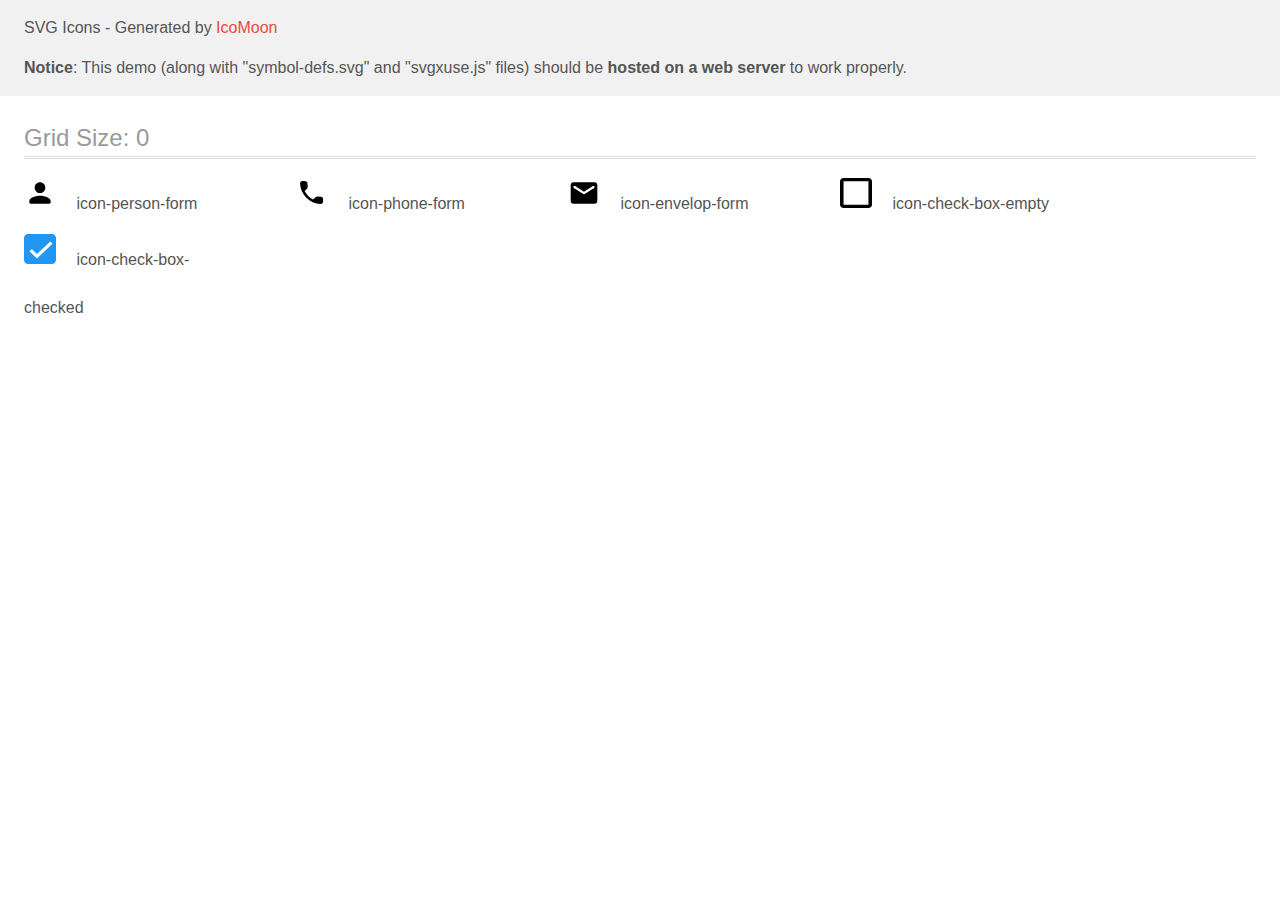
<file: images/icomoon (1)/demo-external-svg.html>
<!doctype html>
<html>
<head>
    <title>IcoMoon - SVG Icons</title>
    <meta charset="utf-8">
    <meta name="viewport" content="width=device-width, initial-scale=1">
    <link rel="stylesheet" href="demo-files/demo.css">
    <link rel="stylesheet" href="style.css">
</head>
<body>
<header class="bgc1 clearfix">
<div class="mhl">
    <p>SVG Icons - Generated by <a href="https://icomoon.io/app">IcoMoon</a></p><p><strong>Notice</strong>: This demo (along with "symbol-defs.svg" and "svgxuse.js" files) should be <b>hosted on a web server</b> to work properly.</p>
</div>
</header>
    <div class="clearfix mhl ptl">
        <h1 class="mvm mtn fgc1">Grid Size: 0</h1>
        <div class="glyph fs1">
            <div class="clearfix pbs">
                <svg class="icon icon-person-form"><use xlink:href="symbol-defs.svg#icon-person-form"></use></svg><span class="name"> icon-person-form</span>
            </div>
        </div>
        <div class="glyph fs1">
            <div class="clearfix pbs">
                <svg class="icon icon-phone-form"><use xlink:href="symbol-defs.svg#icon-phone-form"></use></svg><span class="name"> icon-phone-form</span>
            </div>
        </div>
        <div class="glyph fs1">
            <div class="clearfix pbs">
                <svg class="icon icon-envelop-form"><use xlink:href="symbol-defs.svg#icon-envelop-form"></use></svg><span class="name"> icon-envelop-form</span>
            </div>
        </div>
        <div class="glyph fs1">
            <div class="clearfix pbs">
                <svg class="icon icon-check-box-empty"><use xlink:href="symbol-defs.svg#icon-check-box-empty"></use></svg><span class="name"> icon-check-box-empty</span>
            </div>
        </div>
        <div class="glyph fs1">
            <div class="clearfix pbs">
                <svg class="icon icon-check-box-checked"><use xlink:href="symbol-defs.svg#icon-check-box-checked"></use></svg><span class="name"> icon-check-box-checked</span>
            </div>
        </div>
  </div>
<script defer src="svgxuse.js"></script>
</body>
</html>
</file>
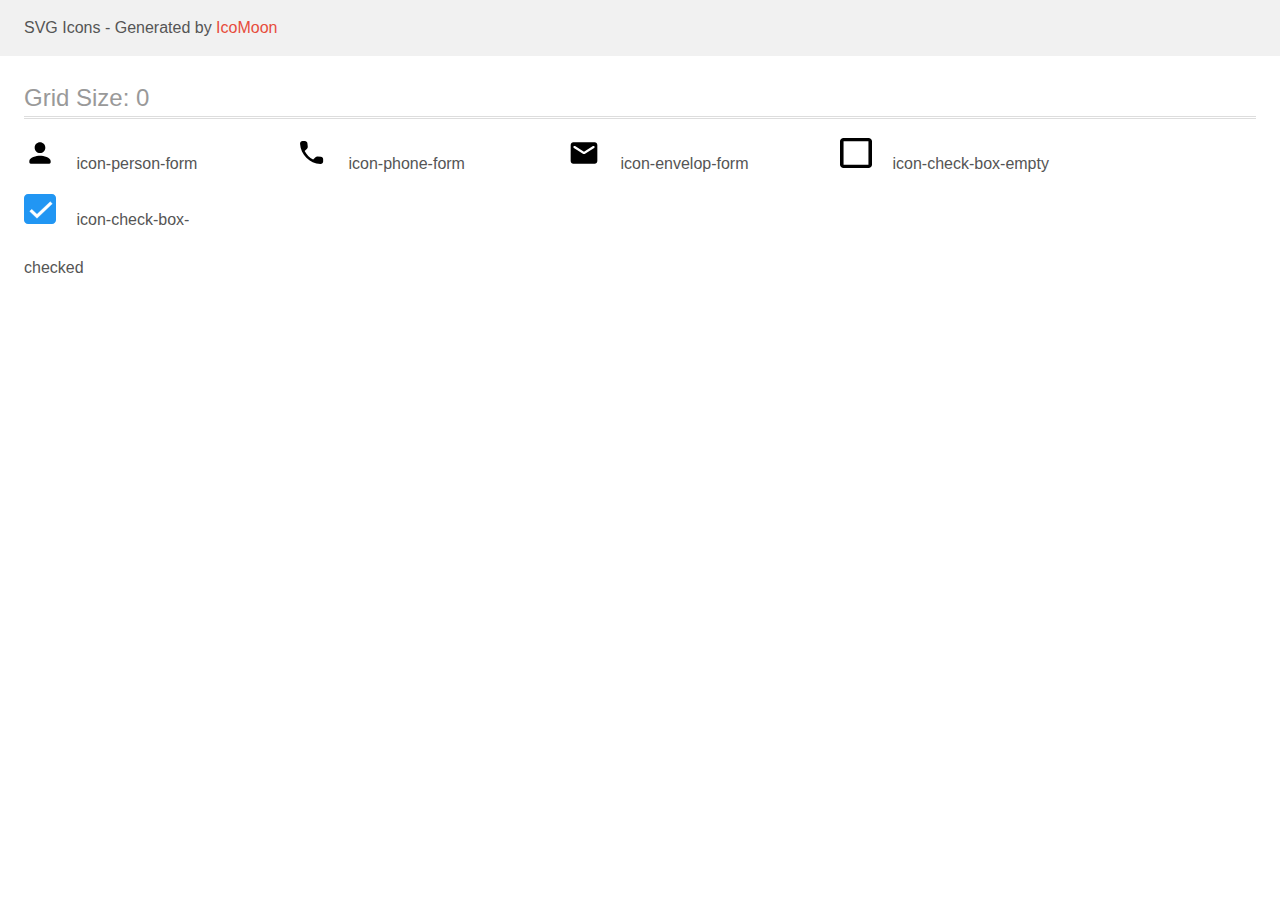
<file: images/icomoon (1)/demo.html>
<!doctype html>
<html>
<head>
    <title>IcoMoon - SVG Icons</title>
    <meta charset="utf-8">
    <meta name="viewport" content="width=device-width, initial-scale=1">
    <link rel="stylesheet" href="demo-files/demo.css">
    <link rel="stylesheet" href="style.css">
</head>
<body>
<svg aria-hidden="true" style="position: absolute; width: 0; height: 0; overflow: hidden;" version="1.1" xmlns="http://www.w3.org/2000/svg" xmlns:xlink="http://www.w3.org/1999/xlink">
<defs>
<symbol id="icon-person-form" viewBox="0 0 32 32">
<path d="M16 16c2.947 0 5.333-2.387 5.333-5.333s-2.387-5.333-5.333-5.333c-2.947 0-5.333 2.387-5.333 5.333s2.387 5.333 5.333 5.333zM16 18.667c-3.56 0-10.667 1.787-10.667 5.333v1.333c0 0.733 0.6 1.333 1.333 1.333h18.667c0.733 0 1.333-0.6 1.333-1.333v-1.333c0-3.547-7.107-5.333-10.667-5.333z"></path>
</symbol>
<symbol id="icon-phone-form" viewBox="0 0 32 32">
<path d="M24.882 19.773l-3.268-0.373c-0.785-0.090-1.557 0.18-2.11 0.733l-2.367 2.367c-3.641-1.853-6.626-4.825-8.478-8.478l2.38-2.38c0.553-0.553 0.823-1.325 0.733-2.11l-0.373-3.242c-0.154-1.299-1.248-2.277-2.56-2.277h-2.226c-1.454 0-2.663 1.209-2.573 2.663 0.682 10.987 9.469 19.761 20.443 20.443 1.454 0.090 2.663-1.119 2.663-2.573v-2.226c0.013-1.3-0.965-2.393-2.264-2.547v0z"></path>
</symbol>
<symbol id="icon-envelop-form" viewBox="0 0 32 32">
<path d="M26.667 5.333h-21.333c-1.467 0-2.653 1.2-2.653 2.667l-0.013 16c0 1.467 1.2 2.667 2.667 2.667h21.333c1.467 0 2.667-1.2 2.667-2.667v-16c0-1.467-1.2-2.667-2.667-2.667zM26.133 11l-9.427 5.893c-0.427 0.267-0.987 0.267-1.413 0l-9.427-5.893c-0.333-0.213-0.533-0.573-0.533-0.96 0-0.893 0.973-1.427 1.733-0.96l8.933 5.587 8.933-5.587c0.76-0.467 1.733 0.067 1.733 0.96 0 0.387-0.2 0.747-0.533 0.96z"></path>
</symbol>
<symbol id="icon-check-box-empty" viewBox="0 0 32 32">
<path d="M28.444 4.333v23.333h-24.889v-23.333h24.889zM28.444 1h-24.889c-1.956 0-3.556 1.5-3.556 3.333v23.333c0 1.833 1.6 3.333 3.556 3.333h24.889c1.956 0 3.556-1.5 3.556-3.333v-23.333c0-1.833-1.6-3.333-3.556-3.333z"></path>
</symbol>
<symbol id="icon-check-box-checked" viewBox="0 0 32 32">
<path fill="#2196f3" style="fill: var(--color1, #2196f3)" d="M4 1h24c2.209 0 4 1.791 4 4v22c0 2.209-1.791 4-4 4h-24c-2.209 0-4-1.791-4-4v-22c0-2.209 1.791-4 4-4z"></path>
<path fill="#fff" style="fill: var(--color2, #fff); stroke: var(--color2, #fff)" stroke="#fff" stroke-linejoin="miter" stroke-linecap="butt" stroke-miterlimit="4" stroke-width="0.4" d="M7.914 16.503l-0.138-0.131-2.067 1.958 7.282 6.947 15.298-14.594-2.053-1.959-13.245 12.623-5.077-4.844z"></path>
</symbol>
</defs>
</svg>

<header class="bgc1 clearfix">
<div class="mhl">
    <p>SVG Icons - Generated by <a href="https://icomoon.io/app">IcoMoon</a></p>
</div>
</header>
    <div class="clearfix mhl ptl">
        <h1 class="mvm mtn fgc1">Grid Size: 0</h1>
        <div class="glyph fs1">
            <div class="clearfix pbs">
                <svg class="icon icon-person-form"><use xlink:href="#icon-person-form"></use></svg><span class="name"> icon-person-form</span>
            </div>
        </div>
        <div class="glyph fs1">
            <div class="clearfix pbs">
                <svg class="icon icon-phone-form"><use xlink:href="#icon-phone-form"></use></svg><span class="name"> icon-phone-form</span>
            </div>
        </div>
        <div class="glyph fs1">
            <div class="clearfix pbs">
                <svg class="icon icon-envelop-form"><use xlink:href="#icon-envelop-form"></use></svg><span class="name"> icon-envelop-form</span>
            </div>
        </div>
        <div class="glyph fs1">
            <div class="clearfix pbs">
                <svg class="icon icon-check-box-empty"><use xlink:href="#icon-check-box-empty"></use></svg><span class="name"> icon-check-box-empty</span>
            </div>
        </div>
        <div class="glyph fs1">
            <div class="clearfix pbs">
                <svg class="icon icon-check-box-checked"><use xlink:href="#icon-check-box-checked"></use></svg><span class="name"> icon-check-box-checked</span>
            </div>
        </div>
  </div>
<script defer src="svgxuse.js"></script>
</body>
</html>
</file>
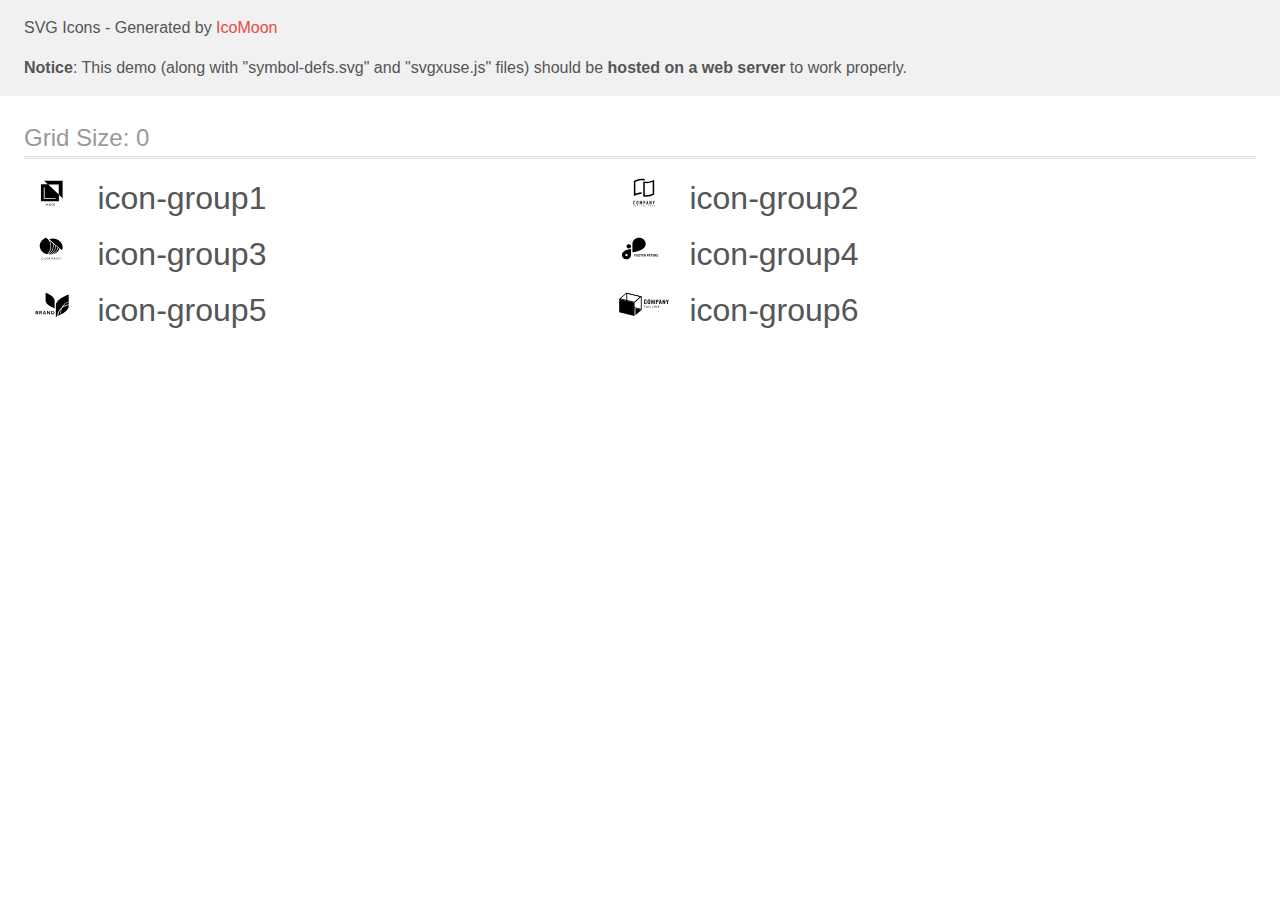
<file: images/icomoon/demo-external-svg.html>
<!doctype html>
<html>
<head>
    <title>IcoMoon - SVG Icons</title>
    <meta charset="utf-8">
    <meta name="viewport" content="width=device-width, initial-scale=1">
    <link rel="stylesheet" href="demo-files/demo.css">
    <link rel="stylesheet" href="style.css">
</head>
<body>
<header class="bgc1 clearfix">
<div class="mhl">
    <p>SVG Icons - Generated by <a href="https://icomoon.io/app">IcoMoon</a></p><p><strong>Notice</strong>: This demo (along with "symbol-defs.svg" and "svgxuse.js" files) should be <b>hosted on a web server</b> to work properly.</p>
</div>
</header>
    <div class="clearfix mhl ptl">
        <h1 class="mvm mtn fgc1">Grid Size: 0</h1>
        <div class="glyph fs1">
            <div class="clearfix pbs">
                <svg class="icon icon-group1"><use xlink:href="symbol-defs.svg#icon-group1"></use></svg><span class="name"> icon-group1</span>
            </div>
        </div>
        <div class="glyph fs1">
            <div class="clearfix pbs">
                <svg class="icon icon-group2"><use xlink:href="symbol-defs.svg#icon-group2"></use></svg><span class="name"> icon-group2</span>
            </div>
        </div>
        <div class="glyph fs1">
            <div class="clearfix pbs">
                <svg class="icon icon-group3"><use xlink:href="symbol-defs.svg#icon-group3"></use></svg><span class="name"> icon-group3</span>
            </div>
        </div>
        <div class="glyph fs1">
            <div class="clearfix pbs">
                <svg class="icon icon-group4"><use xlink:href="symbol-defs.svg#icon-group4"></use></svg><span class="name"> icon-group4</span>
            </div>
        </div>
        <div class="glyph fs1">
            <div class="clearfix pbs">
                <svg class="icon icon-group5"><use xlink:href="symbol-defs.svg#icon-group5"></use></svg><span class="name"> icon-group5</span>
            </div>
        </div>
        <div class="glyph fs1">
            <div class="clearfix pbs">
                <svg class="icon icon-group6"><use xlink:href="symbol-defs.svg#icon-group6"></use></svg><span class="name"> icon-group6</span>
            </div>
        </div>
  </div>
<script defer src="svgxuse.js"></script>
</body>
</html>
</file>
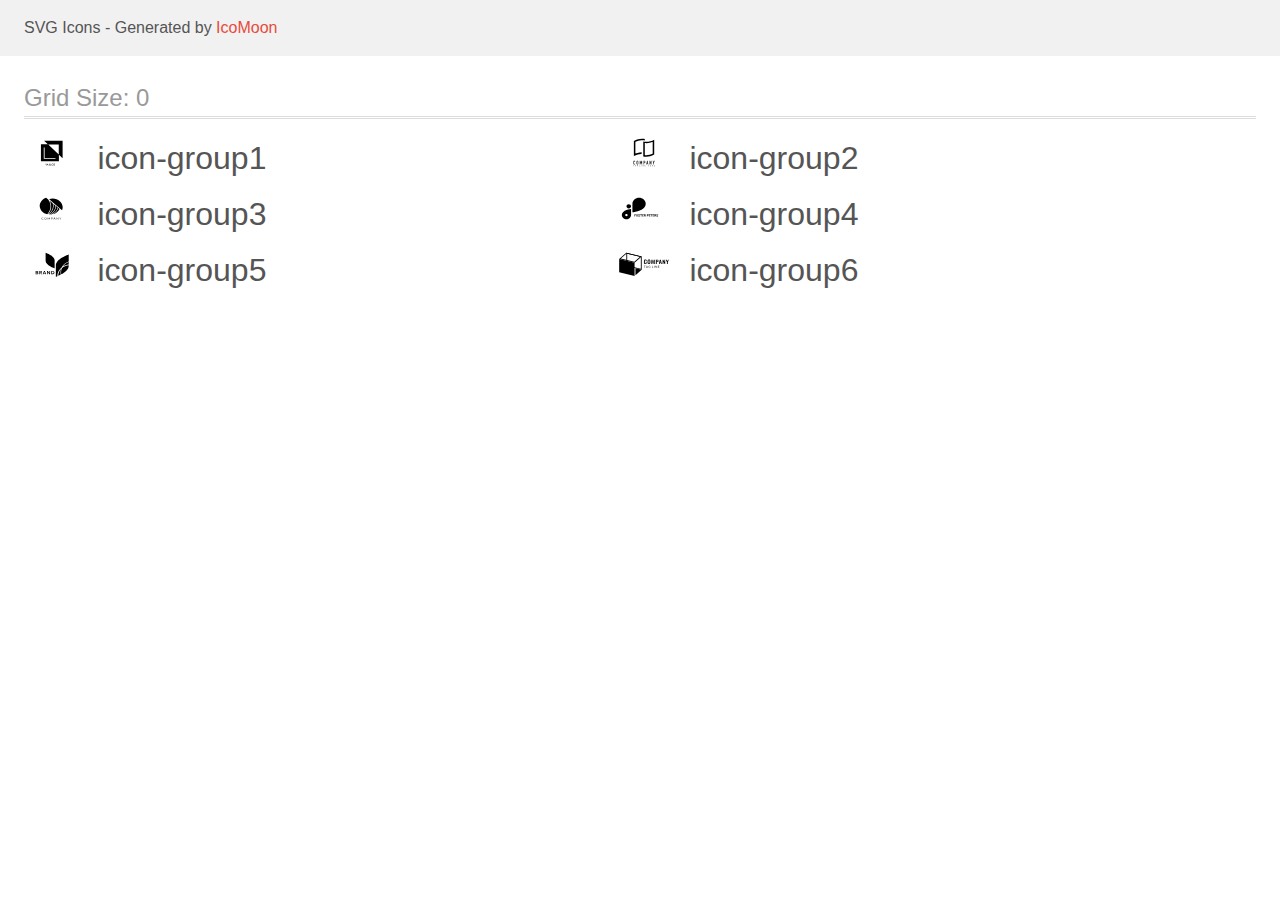
<file: images/icomoon/demo.html>
<!doctype html>
<html>
<head>
    <title>IcoMoon - SVG Icons</title>
    <meta charset="utf-8">
    <meta name="viewport" content="width=device-width, initial-scale=1">
    <link rel="stylesheet" href="demo-files/demo.css">
    <link rel="stylesheet" href="style.css">
</head>
<body>
<svg aria-hidden="true" style="position: absolute; width: 0; height: 0; overflow: hidden;" version="1.1" xmlns="http://www.w3.org/2000/svg" xmlns:xlink="http://www.w3.org/1999/xlink">
<defs>
<symbol id="icon-group1" viewBox="0 0 57 32">
<path d="M20.267 3.733l3.738 3.538-6.938-0.004v17.166h18.133v-6.564l3.733 3.534v-17.671h-18.667zM35.036 17.455l-10.597-10.032h10.597v10.032zM31.746 21.923h-11.81v-11.545h0.835v10.764h10.975v0.782zM22.725 26.72l-0.436 0.898-0.436-0.898h-0.366l0.637 1.198v0.698h0.331v-0.698l0.635-1.198h-0.365zM23.273 28.615l0.154-0.441h0.734l0.155 0.441h0.344l-0.717-1.896h-0.296l-0.716 1.896h0.342zM23.794 27.122l0.275 0.786h-0.549l0.275-0.786zM25.531 27.863c-0.048 0.073-0.072 0.153-0.072 0.241 0 0.16 0.056 0.29 0.168 0.389s0.263 0.148 0.451 0.148 0.349-0.051 0.484-0.152l0.107 0.126h0.367l-0.279-0.329c0.109-0.149 0.164-0.341 0.164-0.574h-0.275c0 0.128-0.026 0.243-0.079 0.348l-0.366-0.432 0.129-0.094c0.091-0.066 0.157-0.132 0.197-0.198s0.060-0.14 0.060-0.219c0-0.12-0.044-0.22-0.133-0.301s-0.201-0.122-0.339-0.122c-0.153 0-0.274 0.043-0.365 0.13s-0.135 0.203-0.135 0.352c0 0.061 0.014 0.124 0.043 0.189s0.081 0.144 0.155 0.237c-0.141 0.101-0.235 0.188-0.283 0.262zM26.386 28.282c-0.093 0.071-0.193 0.107-0.299 0.107-0.095 0-0.17-0.027-0.227-0.082s-0.085-0.126-0.085-0.214c0-0.102 0.052-0.192 0.156-0.271l0.040-0.029 0.414 0.488zM26.046 27.442c-0.089-0.11-0.134-0.202-0.134-0.275 0-0.063 0.018-0.116 0.055-0.158s0.085-0.063 0.147-0.063c0.057 0 0.105 0.018 0.142 0.053s0.056 0.077 0.056 0.126c0 0.075-0.027 0.136-0.081 0.184l-0.040 0.033-0.145 0.099zM29.132 28.472c0.13-0.114 0.205-0.272 0.224-0.474h-0.328c-0.017 0.135-0.059 0.232-0.124 0.29s-0.162 0.087-0.292 0.087c-0.142 0-0.249-0.054-0.323-0.161s-0.109-0.264-0.109-0.469v-0.168c0.002-0.202 0.041-0.355 0.117-0.46s0.188-0.158 0.331-0.158c0.123 0 0.217 0.030 0.28 0.091s0.104 0.158 0.12 0.294h0.328c-0.021-0.207-0.095-0.368-0.223-0.482s-0.296-0.171-0.505-0.171c-0.155 0-0.293 0.037-0.411 0.111s-0.209 0.179-0.272 0.315c-0.063 0.136-0.095 0.294-0.095 0.473v0.177c0.003 0.174 0.035 0.328 0.098 0.46s0.151 0.234 0.266 0.306c0.115 0.071 0.249 0.107 0.4 0.107 0.216 0 0.389-0.056 0.52-0.169zM31.068 28.206c0.064-0.141 0.096-0.304 0.096-0.49v-0.105c-0.001-0.185-0.034-0.347-0.099-0.486s-0.158-0.247-0.277-0.32c-0.119-0.075-0.256-0.112-0.41-0.112s-0.292 0.038-0.411 0.113c-0.119 0.075-0.211 0.183-0.277 0.324s-0.098 0.305-0.098 0.49v0.107c0.001 0.181 0.034 0.342 0.099 0.48s0.159 0.246 0.279 0.322c0.121 0.075 0.258 0.112 0.411 0.112 0.155 0 0.293-0.037 0.411-0.112s0.212-0.183 0.276-0.323zM30.716 27.135c0.080 0.112 0.12 0.273 0.12 0.483v0.099c0 0.214-0.040 0.376-0.119 0.487s-0.19 0.167-0.336 0.167c-0.144 0-0.257-0.057-0.339-0.171s-0.121-0.275-0.121-0.483v-0.109c0.002-0.204 0.043-0.362 0.122-0.473s0.192-0.168 0.335-0.168c0.146 0 0.258 0.056 0.337 0.168z"></path>
</symbol>
<symbol id="icon-group2" viewBox="0 0 57 32">
<path d="M26.727 3.165h-0.073c-0.112-0.007-0.224-0.010-0.336-0.012v0h-0.243c-0.212 0-0.428 0.005-0.642 0.016-0.016-0.001-0.032-0.001-0.049 0-1.944 0.11-3.848 0.596-5.609 1.431l-0.231 0.111v11.809l0.54-0.183c0.474-0.163 0.978-0.309 1.5-0.445 1.411-0.362 2.861-0.555 4.317-0.574v1.551c-0.193 0.001-0.38 0.007-0.568 0.016h-0.045c-1.121 0.061-2.233 0.232-3.322 0.51-1.378 0.345-2.708 0.863-3.957 1.542v-15.145c1.298-0.757 2.695-1.325 4.151-1.688 1.278-0.33 2.593-0.5 3.913-0.504h0.228c0.273 0.007 0.538 0.019 0.788 0.038 0.658 0.046 1.31 0.15 1.95 0.311v1.527c-0.621-0.145-1.253-0.24-1.889-0.285-0.013-0.001-0.026-0.002-0.039-0.003-0.132-0.011-0.263-0.022-0.386-0.022zM29.415 4.726c0.339 0.026 0.689 0.038 1.044 0.038 1.388-0.005 2.769-0.182 4.114-0.528 1.378-0.346 2.706-0.865 3.956-1.543v14.875c-1.298 0.756-2.696 1.325-4.153 1.688-1.279 0.329-2.593 0.498-3.913 0.503-1 0.008-1.997-0.11-2.968-0.35v-14.971c0.229 0.053 0.465 0.102 0.706 0.142 0.394 0.066 0.81 0.115 1.214 0.145zM36.985 4.841l-0.54 0.182c-0.497 0.167-0.997 0.316-1.5 0.449-1.465 0.377-2.971 0.57-4.483 0.575-0.352 0-0.676-0.010-0.989-0.030l-0.43-0.028v12.148l0.37 0.033c0.343 0.030 0.696 0.045 1.052 0.045 1.191-0.005 2.377-0.159 3.531-0.457 0.95-0.238 1.874-0.57 2.759-0.991l0.231-0.111v-11.813z"></path>
<path d="M19.060 24.113c-0.078-0.080-0.171-0.144-0.274-0.186s-0.214-0.061-0.326-0.057c-0.119-0.002-0.237 0.021-0.347 0.065-0.101 0.040-0.193 0.101-0.27 0.178s-0.135 0.17-0.174 0.271c-0.042 0.107-0.063 0.22-0.062 0.335v2.023c-0.005 0.143 0.022 0.284 0.080 0.415 0.048 0.104 0.117 0.196 0.202 0.271 0.081 0.068 0.176 0.117 0.278 0.144 0.098 0.028 0.2 0.042 0.302 0.042 0.113 0.001 0.224-0.023 0.326-0.070 0.101-0.044 0.193-0.108 0.27-0.187 0.075-0.079 0.135-0.171 0.177-0.271 0.043-0.102 0.065-0.212 0.065-0.323v-0.226h-0.529v0.18c0.002 0.062-0.009 0.123-0.031 0.18-0.017 0.043-0.043 0.082-0.077 0.114-0.033 0.026-0.070 0.046-0.111 0.058-0.036 0.012-0.073 0.018-0.111 0.019-0.047 0.006-0.095-0.002-0.139-0.021s-0.081-0.049-0.11-0.088c-0.050-0.081-0.074-0.176-0.070-0.271v-1.887c-0.003-0.105 0.019-0.208 0.065-0.302 0.027-0.043 0.066-0.077 0.112-0.098s0.097-0.030 0.147-0.024c0.046-0.002 0.091 0.008 0.132 0.028s0.077 0.049 0.104 0.086c0.059 0.078 0.090 0.173 0.088 0.271v0.175h0.524v-0.206c0.001-0.121-0.021-0.241-0.065-0.354-0.039-0.106-0.099-0.203-0.177-0.285z"></path>
<path d="M22.202 24.090c-0.169-0.142-0.381-0.221-0.602-0.222-0.108 0-0.215 0.020-0.316 0.057-0.103 0.037-0.198 0.093-0.279 0.165-0.088 0.079-0.158 0.175-0.205 0.283-0.053 0.124-0.079 0.257-0.077 0.392v1.941c-0.004 0.137 0.023 0.272 0.077 0.397 0.048 0.104 0.118 0.197 0.205 0.271 0.081 0.075 0.176 0.133 0.279 0.171 0.101 0.037 0.208 0.056 0.316 0.057s0.215-0.020 0.316-0.057c0.105-0.038 0.202-0.096 0.286-0.171 0.084-0.076 0.152-0.168 0.2-0.271 0.054-0.125 0.081-0.261 0.077-0.397v-1.941c0.003-0.135-0.024-0.268-0.077-0.392-0.047-0.107-0.115-0.203-0.2-0.283zM21.955 26.706c0.004 0.052-0.003 0.104-0.021 0.152s-0.047 0.092-0.084 0.128c-0.070 0.059-0.158 0.091-0.249 0.091s-0.179-0.032-0.249-0.091c-0.037-0.036-0.066-0.080-0.084-0.128s-0.025-0.101-0.021-0.152v-1.941c-0.004-0.052 0.003-0.104 0.021-0.152s0.047-0.092 0.084-0.128c0.070-0.059 0.158-0.091 0.249-0.091s0.179 0.032 0.249 0.091c0.037 0.036 0.066 0.080 0.084 0.128s0.025 0.101 0.021 0.152v1.941z"></path>
<path d="M26.329 27.573v-3.674h-0.509l-0.668 1.945h-0.009l-0.673-1.945h-0.503v3.674h0.525v-2.235h0.009l0.514 1.58h0.262l0.518-1.58h0.009v2.235h0.525z"></path>
<path d="M29.311 24.157c-0.081-0.091-0.183-0.16-0.297-0.201-0.123-0.040-0.251-0.059-0.38-0.057h-0.78v3.674h0.523v-1.435h0.27c0.163 0.007 0.326-0.027 0.472-0.1 0.119-0.066 0.218-0.163 0.287-0.281 0.061-0.098 0.101-0.206 0.12-0.32 0.021-0.138 0.030-0.278 0.028-0.418 0.005-0.176-0.012-0.353-0.051-0.525-0.035-0.127-0.101-0.243-0.193-0.338zM29.041 25.277c-0.002 0.067-0.019 0.132-0.049 0.191-0.030 0.056-0.077 0.102-0.135 0.129-0.078 0.035-0.162 0.050-0.247 0.046h-0.239v-1.249h0.27c0.081-0.004 0.162 0.012 0.236 0.046 0.054 0.031 0.097 0.079 0.123 0.136 0.029 0.065 0.044 0.134 0.046 0.205 0 0.077 0 0.159 0 0.244s0.005 0.174 0 0.252h-0.005z"></path>
<path d="M31.791 23.899h-0.429l-0.809 3.674h0.523l0.154-0.789h0.714l0.154 0.789h0.524l-0.83-3.674zM31.308 26.283l0.258-1.332h0.009l0.256 1.332h-0.524z"></path>
<path d="M35.173 26.112h-0.009l-0.791-2.213h-0.503v3.674h0.523v-2.209h0.011l0.8 2.209h0.492v-3.674h-0.523v2.213z"></path>
<path d="M38.372 23.899l-0.421 1.461h-0.011l-0.421-1.461h-0.554l0.719 2.121v1.553h0.524v-1.553l0.719-2.121h-0.554z"></path>
<path d="M17.6 28.61h0.252v0.708h0.171v-0.708h0.251v-0.145h-0.675v0.145z"></path>
<path d="M19.721 28.465l-0.331 0.853h0.182l0.070-0.194h0.34l0.073 0.194h0.186l-0.339-0.853h-0.182zM19.694 28.981l0.116-0.316 0.116 0.316h-0.232z"></path>
<path d="M21.818 29.004h0.197v0.11c-0.058 0.046-0.129 0.071-0.202 0.072-0.034 0.002-0.069-0.004-0.1-0.019s-0.059-0.036-0.081-0.063c-0.045-0.065-0.068-0.143-0.063-0.222 0-0.19 0.082-0.285 0.246-0.285 0.043-0.004 0.086 0.007 0.121 0.032s0.061 0.062 0.072 0.104l0.169-0.033c-0.036-0.167-0.156-0.251-0.362-0.251-0.11-0.003-0.216 0.036-0.298 0.11-0.043 0.042-0.076 0.094-0.097 0.15s-0.030 0.117-0.025 0.178c-0.005 0.117 0.034 0.231 0.109 0.32 0.042 0.043 0.092 0.077 0.148 0.098s0.116 0.031 0.176 0.027c0.134 0.004 0.263-0.045 0.362-0.136v-0.336h-0.37v0.144z"></path>
<path d="M23.959 28.465h-0.173v0.853h0.598v-0.145h-0.425v-0.708z"></path>
<path d="M25.769 28.465h-0.173v0.853h0.173v-0.853z"></path>
<path d="M27.539 29.035l-0.349-0.57h-0.167v0.853h0.161v-0.557l0.343 0.557h0.171v-0.853h-0.158v0.57z"></path>
<path d="M29.14 28.943h0.425v-0.145h-0.425v-0.187h0.457v-0.145h-0.63v0.853h0.648v-0.145h-0.475v-0.231z"></path>
<path d="M33.020 28.802h-0.336v-0.336h-0.171v0.853h0.171v-0.373h0.336v0.373h0.171v-0.853h-0.171v0.336z"></path>
<path d="M34.629 28.943h0.426v-0.145h-0.426v-0.187h0.459v-0.145h-0.63v0.853h0.646v-0.145h-0.475v-0.231z"></path>
<path d="M36.812 28.943c0.148-0.023 0.224-0.102 0.224-0.237 0.004-0.036-0.001-0.073-0.016-0.106s-0.038-0.062-0.068-0.083c-0.077-0.039-0.163-0.056-0.25-0.050h-0.362v0.853h0.171v-0.357h0.034c0.037-0.002 0.073 0.004 0.107 0.019 0.025 0.015 0.046 0.037 0.061 0.062l0.186 0.271h0.205l-0.104-0.167c-0.046-0.082-0.111-0.153-0.189-0.205zM36.64 28.825h-0.127v-0.214h0.135c0.059-0.005 0.118 0.002 0.174 0.020 0.012 0.011 0.022 0.025 0.029 0.040s0.009 0.032 0.009 0.049c-0.001 0.017-0.005 0.033-0.013 0.048s-0.019 0.027-0.032 0.037c-0.056 0.017-0.115 0.024-0.174 0.020z"></path>
<path d="M38.458 28.943h0.425v-0.145h-0.425v-0.187h0.459v-0.145h-0.631v0.853h0.648v-0.145h-0.475v-0.231z"></path>
</symbol>
<symbol id="icon-group3" viewBox="0 0 57 32">
<path d="M19.417 26.187c0.008 0 0.017 0.002 0.025 0.005s0.015 0.007 0.020 0.013l0.116 0.111c-0.090 0.090-0.202 0.162-0.327 0.211-0.147 0.053-0.305 0.079-0.464 0.076-0.149 0.003-0.298-0.021-0.436-0.071-0.125-0.045-0.237-0.113-0.329-0.2-0.094-0.089-0.166-0.194-0.212-0.308-0.051-0.127-0.076-0.261-0.074-0.396-0.002-0.135 0.025-0.27 0.080-0.397 0.051-0.115 0.127-0.22 0.225-0.308 0.099-0.087 0.218-0.155 0.349-0.201 0.143-0.048 0.296-0.072 0.449-0.071 0.143-0.003 0.285 0.019 0.417 0.064 0.115 0.043 0.221 0.104 0.313 0.178l-0.097 0.119c-0.007 0.008-0.015 0.016-0.025 0.021-0.012 0.007-0.025 0.010-0.039 0.009-0.015-0.001-0.030-0.005-0.042-0.013l-0.052-0.032-0.073-0.040c-0.031-0.015-0.064-0.028-0.097-0.039-0.043-0.013-0.087-0.024-0.132-0.032-0.057-0.009-0.115-0.013-0.173-0.013-0.111-0.001-0.22 0.017-0.323 0.053-0.096 0.034-0.182 0.084-0.253 0.149-0.073 0.069-0.128 0.15-0.164 0.238-0.041 0.101-0.061 0.207-0.060 0.313-0.002 0.108 0.018 0.216 0.060 0.318 0.035 0.087 0.090 0.167 0.161 0.236 0.067 0.064 0.149 0.114 0.241 0.147 0.095 0.034 0.197 0.051 0.3 0.050 0.059 0.001 0.119-0.003 0.177-0.010 0.096-0.010 0.188-0.039 0.269-0.085 0.041-0.023 0.079-0.049 0.115-0.078 0.015-0.012 0.035-0.020 0.055-0.020z"></path>
<path d="M22.776 25.629c0.002 0.134-0.025 0.267-0.078 0.393-0.047 0.114-0.122 0.218-0.219 0.305s-0.214 0.155-0.344 0.2c-0.285 0.094-0.599 0.094-0.884 0-0.129-0.046-0.245-0.114-0.342-0.201-0.097-0.089-0.172-0.194-0.221-0.308-0.105-0.255-0.105-0.533 0-0.787 0.050-0.115 0.125-0.22 0.221-0.31 0.097-0.084 0.214-0.15 0.342-0.193 0.284-0.096 0.6-0.096 0.884 0 0.129 0.046 0.246 0.114 0.343 0.201 0.096 0.088 0.17 0.191 0.22 0.304 0.054 0.127 0.080 0.261 0.078 0.395zM22.47 25.629c0.002-0.107-0.016-0.214-0.055-0.316-0.033-0.087-0.086-0.168-0.156-0.236-0.068-0.065-0.152-0.116-0.246-0.149-0.207-0.069-0.436-0.069-0.643 0-0.094 0.033-0.178 0.084-0.246 0.149-0.071 0.068-0.125 0.149-0.157 0.236-0.074 0.206-0.074 0.426 0 0.632 0.033 0.087 0.086 0.168 0.157 0.236 0.068 0.065 0.152 0.115 0.246 0.148 0.207 0.067 0.435 0.067 0.643 0 0.093-0.033 0.177-0.083 0.246-0.148 0.070-0.069 0.123-0.149 0.156-0.236 0.039-0.102 0.058-0.209 0.055-0.316z"></path>
<path d="M25.067 25.96l0.030 0.071c0.012-0.025 0.022-0.048 0.033-0.071 0.011-0.024 0.024-0.047 0.038-0.070l0.743-1.174c0.015-0.020 0.028-0.033 0.042-0.037 0.020-0.005 0.040-0.007 0.061-0.006h0.22v1.909h-0.26v-1.404c0-0.018 0-0.038 0-0.059-0.001-0.022-0.001-0.044 0-0.066l-0.747 1.19c-0.009 0.018-0.025 0.033-0.044 0.043s-0.041 0.016-0.064 0.016h-0.042c-0.023 0-0.045-0.005-0.064-0.016s-0.034-0.026-0.044-0.044l-0.769-1.198c0 0.023 0 0.046 0 0.068s0 0.043 0 0.061v1.404h-0.252v-1.905h0.22c0.021-0.001 0.041 0.001 0.061 0.006 0.018 0.008 0.032 0.021 0.041 0.037l0.759 1.175c0.015 0.022 0.028 0.045 0.038 0.068z"></path>
<path d="M27.864 25.865v0.715h-0.291v-1.906h0.649c0.122-0.002 0.244 0.012 0.362 0.042 0.094 0.023 0.181 0.064 0.256 0.119 0.065 0.052 0.114 0.116 0.145 0.187 0.034 0.078 0.051 0.161 0.049 0.244 0.001 0.084-0.017 0.167-0.054 0.244-0.035 0.073-0.089 0.138-0.157 0.191-0.075 0.057-0.162 0.1-0.257 0.126-0.113 0.031-0.232 0.046-0.35 0.044l-0.352-0.005zM27.864 25.66h0.352c0.076 0.001 0.153-0.009 0.225-0.029 0.060-0.018 0.115-0.046 0.163-0.082 0.044-0.035 0.078-0.078 0.099-0.126 0.024-0.051 0.036-0.105 0.035-0.16 0.003-0.053-0.007-0.106-0.029-0.155s-0.057-0.094-0.102-0.13c-0.111-0.075-0.251-0.112-0.391-0.102h-0.352v0.786z"></path>
<path d="M31.772 26.583h-0.23c-0.023 0.001-0.046-0.006-0.064-0.018-0.017-0.012-0.029-0.027-0.038-0.044l-0.198-0.461h-0.993l-0.205 0.461c-0.008 0.017-0.020 0.032-0.036 0.043-0.018 0.013-0.042 0.020-0.065 0.019h-0.23l0.872-1.909h0.302l0.884 1.909zM30.333 25.874h0.82l-0.346-0.777c-0.026-0.058-0.048-0.118-0.065-0.179l-0.034 0.1c-0.010 0.030-0.022 0.058-0.032 0.081l-0.343 0.776z"></path>
<path d="M33.029 24.682c0.017 0.008 0.032 0.020 0.044 0.034l1.272 1.439c0-0.023 0-0.046 0-0.067s0-0.043 0-0.063v-1.352h0.26v1.909h-0.145c-0.021 0.001-0.041-0.003-0.060-0.011-0.018-0.009-0.034-0.021-0.047-0.035l-1.271-1.438c0.001 0.022 0.001 0.044 0 0.066 0 0.021 0 0.040 0 0.058v1.361h-0.26v-1.909h0.154c0.018-0 0.036 0.003 0.052 0.009z"></path>
<path d="M36.748 25.823v0.758h-0.291v-0.758l-0.804-1.15h0.26c0.022-0.001 0.045 0.005 0.063 0.016 0.016 0.012 0.029 0.027 0.039 0.043l0.503 0.742c0.020 0.032 0.038 0.061 0.052 0.088s0.026 0.054 0.036 0.081l0.038-0.082c0.014-0.030 0.031-0.059 0.049-0.087l0.496-0.747c0.010-0.015 0.023-0.028 0.038-0.040 0.017-0.013 0.040-0.020 0.063-0.019h0.263l-0.806 1.155z"></path>
<path d="M24.923 21.47c0.127 0.014 0.255 0.025 0.384 0.035 1.962-0.763 3.622-2.011 4.772-3.588s1.74-3.415 1.695-5.282l-2.162-1.879c0.44 1.988 0.234 4.043-0.594 5.935s-2.245 3.547-4.094 4.779z"></path>
<path d="M24.151 21.383l0.058 0.010c1.975-1.228 3.482-2.942 4.323-4.921s0.981-4.133 0.4-6.181l-3.080-2.676c1.246 2.2 1.747 4.661 1.446 7.098s-1.393 4.75-3.147 6.67z"></path>
<path d="M34.596 14.841c-0.523 2.052-1.794 3.902-3.624 5.276-0.534 0.404-1.111 0.763-1.722 1.074 1.49-0.38 2.859-1.053 4.003-1.966s2.030-2.042 2.592-3.3l-1.249-1.084z"></path>
<path d="M34.106 14.539l-1.778-1.545c-0.034 1.762-0.61 3.483-1.669 4.986s-2.562 2.731-4.352 3.559h0.009c0.399-0 0.798-0.021 1.194-0.062 1.673-0.593 3.151-1.537 4.303-2.748s1.94-2.65 2.295-4.189z"></path>
<path d="M24.409 6.486l-2.122-1.846c-1.897 0.637-3.528 1.756-4.68 3.212s-1.772 3.179-1.778 4.946v0c0.007 1.952 0.763 3.846 2.149 5.383s3.322 2.628 5.501 3.101c1.946-2.060 3.085-4.605 3.252-7.266s-0.647-5.299-2.323-7.53z"></path>
<path d="M39.008 14.255c-0.008-2.316-1.070-4.535-2.955-6.173s-4.439-2.561-7.105-2.567c-1.232-0.001-2.453 0.196-3.602 0.582l12.99 11.286c0.445-0.998 0.673-2.058 0.672-3.128z"></path>
</symbol>
<symbol id="icon-group4" viewBox="0 0 57 32">
<path d="M12.878 11.255h-0.002c-1.279 0-2.316 0.921-2.316 2.058v0.001c0 1.137 1.037 2.058 2.316 2.058h0.002c1.279 0 2.316-0.921 2.316-2.058v-0.001c0-1.137-1.037-2.058-2.316-2.058z"></path>
<path d="M29.971 10.597c-0.004-1.579-0.711-3.092-1.967-4.208s-2.958-1.745-4.735-1.749v0c-1.777 0.003-3.48 0.631-4.737 1.748s-1.964 2.63-1.968 4.209v8.706c0 0 13.405-1.327 13.406-8.704v-0.001z"></path>
<path d="M5.867 22.16c0.003 1.098 0.496 2.151 1.369 2.928s2.058 1.215 3.294 1.218c1.236-0.003 2.42-0.441 3.294-1.218s1.366-1.829 1.37-2.927v-6.057c0 0-9.327 0.924-9.327 6.056zM10.53 23.245c-0.242 0-0.478-0.064-0.678-0.183s-0.357-0.289-0.45-0.487c-0.092-0.198-0.117-0.417-0.069-0.627s0.163-0.404 0.334-0.556c0.171-0.152 0.388-0.255 0.625-0.297s0.482-0.020 0.706 0.062c0.223 0.082 0.414 0.221 0.548 0.4s0.206 0.388 0.206 0.603c0.001 0.143-0.031 0.284-0.092 0.417s-0.151 0.252-0.264 0.353c-0.114 0.101-0.248 0.182-0.397 0.236s-0.308 0.083-0.468 0.083v-0.004z"></path>
<path d="M19.956 22.647h-0.9v0.93h-0.469v-2.275h1.481v0.38h-1.012v0.588h0.9v0.378zM22.209 22.491c0 0.224-0.040 0.42-0.119 0.589s-0.193 0.299-0.341 0.391c-0.147 0.092-0.316 0.137-0.506 0.137-0.189 0-0.357-0.045-0.505-0.136s-0.262-0.22-0.344-0.387c-0.081-0.169-0.122-0.363-0.123-0.581v-0.112c0-0.224 0.040-0.421 0.12-0.591 0.081-0.171 0.195-0.302 0.342-0.392 0.148-0.092 0.317-0.137 0.506-0.137s0.358 0.046 0.505 0.137c0.148 0.091 0.262 0.221 0.342 0.392 0.081 0.17 0.122 0.366 0.122 0.589v0.102zM21.734 22.388c0-0.238-0.043-0.42-0.128-0.544s-0.207-0.186-0.366-0.186c-0.157 0-0.279 0.061-0.364 0.184-0.085 0.122-0.129 0.301-0.13 0.538v0.111c0 0.232 0.043 0.412 0.128 0.541s0.208 0.192 0.369 0.192c0.157 0 0.278-0.061 0.363-0.184 0.084-0.124 0.127-0.304 0.128-0.541v-0.111zM23.73 22.98c0-0.089-0.031-0.156-0.094-0.203-0.063-0.048-0.175-0.098-0.337-0.15-0.163-0.053-0.291-0.105-0.386-0.156-0.258-0.14-0.387-0.328-0.387-0.564 0-0.123 0.034-0.232 0.103-0.328 0.070-0.097 0.169-0.172 0.298-0.227 0.13-0.054 0.276-0.081 0.438-0.081 0.163 0 0.307 0.030 0.434 0.089 0.127 0.058 0.226 0.141 0.295 0.248s0.106 0.229 0.106 0.366h-0.469c0-0.104-0.033-0.185-0.098-0.242s-0.158-0.087-0.277-0.087c-0.115 0-0.204 0.024-0.267 0.073-0.064 0.048-0.095 0.111-0.095 0.191 0 0.074 0.037 0.136 0.111 0.186 0.075 0.050 0.185 0.097 0.33 0.141 0.267 0.080 0.461 0.18 0.583 0.298s0.183 0.267 0.183 0.444c0 0.197-0.075 0.352-0.223 0.464-0.149 0.111-0.349 0.167-0.602 0.167-0.175 0-0.334-0.032-0.478-0.095-0.144-0.065-0.254-0.153-0.33-0.264s-0.113-0.241-0.113-0.388h0.47c0 0.251 0.15 0.377 0.45 0.377 0.111 0 0.198-0.022 0.261-0.067 0.063-0.046 0.094-0.109 0.094-0.191zM26.231 21.682h-0.697v1.895h-0.469v-1.895h-0.687v-0.38h1.853v0.38zM27.869 22.591h-0.9v0.609h1.056v0.377h-1.525v-2.275h1.522v0.38h-1.053v0.542h0.9v0.367zM29.142 22.744h-0.373v0.833h-0.469v-2.275h0.845c0.269 0 0.476 0.060 0.622 0.18s0.219 0.289 0.219 0.508c0 0.155-0.034 0.285-0.102 0.389-0.067 0.103-0.168 0.185-0.305 0.247l0.492 0.93v0.022h-0.503l-0.427-0.833zM28.769 22.365h0.378c0.118 0 0.209-0.030 0.273-0.089 0.065-0.060 0.097-0.143 0.097-0.248 0-0.107-0.031-0.192-0.092-0.253-0.060-0.061-0.154-0.092-0.28-0.092h-0.377v0.683zM31.609 22.775v0.802h-0.469v-2.275h0.887c0.171 0 0.321 0.031 0.45 0.094s0.23 0.152 0.3 0.267c0.070 0.115 0.105 0.245 0.105 0.392 0 0.223-0.077 0.399-0.23 0.528-0.152 0.128-0.363 0.192-0.633 0.192h-0.411zM31.609 22.396h0.419c0.124 0 0.218-0.029 0.283-0.088 0.066-0.058 0.098-0.142 0.098-0.25 0-0.111-0.033-0.202-0.098-0.27s-0.156-0.104-0.272-0.106h-0.43v0.714zM34.575 22.591h-0.9v0.609h1.056v0.377h-1.525v-2.275h1.522v0.38h-1.053v0.542h0.9v0.367zM36.75 21.682h-0.697v1.895h-0.469v-1.895h-0.688v-0.38h1.853v0.38zM38.387 22.591h-0.9v0.609h1.056v0.377h-1.525v-2.275h1.522v0.38h-1.053v0.542h0.9v0.367zM39.661 22.744h-0.373v0.833h-0.469v-2.275h0.845c0.269 0 0.476 0.060 0.622 0.18s0.219 0.289 0.219 0.508c0 0.155-0.034 0.285-0.102 0.389-0.067 0.103-0.168 0.185-0.305 0.247l0.492 0.93v0.022h-0.503l-0.427-0.833zM39.287 22.365h0.378c0.118 0 0.209-0.030 0.273-0.089 0.065-0.060 0.097-0.143 0.097-0.248 0-0.107-0.031-0.192-0.092-0.253-0.060-0.061-0.154-0.092-0.28-0.092h-0.377v0.683zM42.042 22.98c0-0.089-0.031-0.156-0.094-0.203-0.063-0.048-0.175-0.098-0.337-0.15-0.163-0.053-0.291-0.105-0.386-0.156-0.258-0.14-0.388-0.328-0.388-0.564 0-0.123 0.034-0.232 0.103-0.328 0.070-0.097 0.169-0.172 0.298-0.227 0.13-0.054 0.276-0.081 0.438-0.081 0.163 0 0.307 0.030 0.434 0.089 0.127 0.058 0.226 0.141 0.295 0.248 0.071 0.107 0.106 0.229 0.106 0.366h-0.469c0-0.104-0.033-0.185-0.098-0.242s-0.158-0.087-0.277-0.087c-0.115 0-0.204 0.024-0.267 0.073-0.064 0.048-0.095 0.111-0.095 0.191 0 0.074 0.037 0.136 0.111 0.186 0.075 0.050 0.185 0.097 0.33 0.141 0.267 0.080 0.461 0.18 0.583 0.298s0.183 0.267 0.183 0.444c0 0.197-0.074 0.352-0.223 0.464-0.149 0.111-0.349 0.167-0.602 0.167-0.175 0-0.334-0.032-0.478-0.095-0.144-0.065-0.254-0.153-0.33-0.264-0.075-0.111-0.112-0.241-0.112-0.388h0.47c0 0.251 0.15 0.377 0.45 0.377 0.111 0 0.198-0.022 0.261-0.067 0.063-0.046 0.094-0.109 0.094-0.191z"></path>
</symbol>
<symbol id="icon-group5" viewBox="0 0 57 32">
<path d="M14.27 23.859c0.13 0.147 0.199 0.332 0.196 0.521 0.007 0.123-0.017 0.247-0.070 0.361s-0.132 0.216-0.233 0.297c-0.252 0.175-0.565 0.26-0.881 0.24h-1.549v-3.302h1.517c0.299-0.018 0.596 0.059 0.84 0.219 0.098 0.075 0.176 0.17 0.227 0.277s0.074 0.224 0.068 0.341c0.009 0.182-0.054 0.361-0.176 0.505-0.118 0.131-0.28 0.222-0.462 0.258 0.205 0.034 0.391 0.134 0.523 0.282zM12.454 23.36h0.648c0.147 0.010 0.294-0.029 0.412-0.11 0.049-0.040 0.087-0.090 0.111-0.146s0.034-0.116 0.028-0.176c0.005-0.060-0.005-0.12-0.029-0.175s-0.061-0.106-0.108-0.147c-0.122-0.083-0.273-0.123-0.425-0.111h-0.638v0.866zM13.578 24.627c0.052-0.041 0.093-0.093 0.12-0.151s0.038-0.121 0.034-0.184c0.004-0.064-0.008-0.127-0.035-0.186s-0.069-0.111-0.121-0.153c-0.127-0.086-0.283-0.128-0.44-0.119h-0.68v0.908h0.689c0.155 0.008 0.309-0.032 0.435-0.114z"></path>
<path d="M17.371 25.278l-0.844-1.291h-0.317v1.291h-0.726v-3.302h1.374c0.346-0.022 0.689 0.078 0.957 0.281 0.192 0.179 0.308 0.415 0.327 0.666s-0.061 0.499-0.224 0.7c-0.17 0.178-0.401 0.296-0.655 0.336l0.898 1.32h-0.789zM16.21 23.538h0.594c0.412 0 0.618-0.167 0.618-0.5 0.004-0.068-0.007-0.136-0.033-0.2s-0.066-0.122-0.118-0.171c-0.13-0.099-0.298-0.147-0.467-0.134h-0.601l0.007 1.005z"></path>
<path d="M21.339 24.614h-1.446l-0.255 0.665h-0.761l1.328-3.265h0.823l1.323 3.265h-0.761l-0.25-0.665zM21.145 24.114l-0.529-1.394-0.529 1.394h1.057z"></path>
<path d="M26.305 25.278h-0.721l-1.616-2.245v2.245h-0.719v-3.302h0.719l1.616 2.258v-2.258h0.721v3.302z"></path>
<path d="M30.417 24.488c-0.149 0.249-0.376 0.452-0.652 0.582-0.314 0.145-0.662 0.217-1.013 0.208h-1.283v-3.302h1.283c0.351-0.008 0.698 0.061 1.013 0.203 0.276 0.127 0.503 0.328 0.652 0.576 0.148 0.269 0.226 0.565 0.226 0.866s-0.077 0.598-0.226 0.866zM29.593 24.409c0.206-0.219 0.319-0.499 0.319-0.788s-0.113-0.569-0.319-0.788c-0.249-0.199-0.573-0.3-0.902-0.281h-0.5v2.137h0.5c0.329 0.019 0.654-0.082 0.902-0.281z"></path>
<path d="M21.79 3.609c0 0 9.301 3.215 9.103 7.867v7.869c0 0-9.294-3.217-9.1-7.869l-0.004-7.867z"></path>
<path d="M39.179 17.503c1.757-1.107 3.788-1.792 5.909-1.994v-2.463c-2.444 0.862-4.517 2.426-5.909 4.457z"></path>
<path d="M38.124 18.245c1.438-2.651 3.93-4.696 6.964-5.715v-7.098c0 0-13.245 4.58-12.965 11.205v11.203c0 0 0.59-0.205 1.519-0.589 0-0.358 0-0.719 0.042-1.082 0.274-3.076 1.871-5.926 4.44-7.924z"></path>
<path d="M36.864 22.407c0.070-0.777 0.225-1.546 0.463-2.294-1.599 1.725-2.568 3.866-2.77 6.122-0.019 0.213-0.030 0.426-0.035 0.645 0.752-0.331 1.628-0.744 2.548-1.229-0.235-1.067-0.304-2.159-0.206-3.244z"></path>
<path d="M37.391 22.447c-0.088 0.982-0.033 1.969 0.164 2.938 3.619-1.983 7.685-5.046 7.528-8.748v-0.323c-2.585 0.265-5.004 1.3-6.885 2.946-0.44 1.020-0.712 2.094-0.807 3.188z"></path>
</symbol>
<symbol id="icon-group6" viewBox="0 0 57 32">
<path d="M28.493 14.618c-0.236-0.315-0.349-0.686-0.323-1.061v-1.538c0-0.471 0.107-0.83 0.321-1.075s0.581-0.367 1.102-0.366c0.489 0 0.836 0.104 1.042 0.313 0.224 0.266 0.333 0.592 0.308 0.92v0.361h-0.875v-0.366c0.003-0.12-0.005-0.24-0.025-0.358-0.013-0.081-0.057-0.156-0.125-0.213-0.090-0.061-0.203-0.091-0.317-0.083-0.12-0.008-0.239 0.024-0.333 0.088-0.076 0.063-0.127 0.145-0.145 0.235-0.025 0.126-0.037 0.253-0.034 0.38v1.866c-0.014 0.18 0.025 0.36 0.112 0.524 0.044 0.055 0.104 0.099 0.175 0.127s0.149 0.038 0.226 0.029c0.112 0.008 0.223-0.022 0.31-0.084 0.071-0.061 0.117-0.141 0.13-0.227 0.020-0.124 0.030-0.249 0.027-0.374v-0.379h0.875v0.346c0.025 0.342-0.082 0.682-0.303 0.967-0.201 0.228-0.544 0.343-1.047 0.343s-0.884-0.122-1.1-0.375z"></path>
<path d="M32.137 14.633c-0.221-0.239-0.332-0.588-0.332-1.050v-1.617c0-0.457 0.11-0.802 0.332-1.037s0.591-0.351 1.109-0.35c0.515 0 0.882 0.117 1.103 0.35 0.221 0.235 0.333 0.58 0.333 1.037v1.617c0 0.457-0.112 0.807-0.337 1.048s-0.591 0.361-1.1 0.361c-0.509 0-0.886-0.122-1.109-0.36zM33.654 14.245c0.079-0.15 0.115-0.314 0.105-0.479v-1.98c0.010-0.161-0.025-0.322-0.103-0.469-0.044-0.057-0.106-0.101-0.179-0.129s-0.152-0.037-0.231-0.027c-0.079-0.009-0.159 0-0.231 0.028s-0.135 0.072-0.18 0.129c-0.080 0.146-0.116 0.308-0.105 0.469v1.99c-0.011 0.165 0.025 0.329 0.105 0.479 0.051 0.050 0.114 0.091 0.185 0.119s0.147 0.042 0.225 0.042c0.078 0 0.154-0.014 0.225-0.042s0.134-0.068 0.185-0.119v-0.009z"></path>
<path d="M35.735 10.626h0.942l0.708 2.984 0.725-2.984h0.917l0.092 4.308h-0.678l-0.072-2.994-0.699 2.994h-0.544l-0.725-3.005-0.067 3.005h-0.685l0.085-4.308z"></path>
<path d="M40.176 10.626h1.468c0.846 0 1.268 0.408 1.268 1.223 0 0.781-0.445 1.171-1.335 1.17h-0.5v1.915h-0.906l0.005-4.308zM41.43 12.467c0.090 0.010 0.18 0.003 0.266-0.021s0.165-0.063 0.232-0.115c0.104-0.146 0.15-0.316 0.13-0.486 0.005-0.131-0.010-0.263-0.044-0.391-0.013-0.043-0.036-0.083-0.067-0.118s-0.070-0.065-0.114-0.087c-0.126-0.052-0.265-0.076-0.404-0.069h-0.352v1.287h0.352z"></path>
<path d="M44.218 10.626h0.973l0.998 4.308h-0.844l-0.197-0.993h-0.868l-0.203 0.993h-0.857l0.998-4.308zM45.050 13.441l-0.339-1.808-0.339 1.808h0.678z"></path>
<path d="M46.996 10.626h0.634l1.214 2.457v-2.457h0.752v4.308h-0.603l-1.221-2.565v2.565h-0.777l0.002-4.308z"></path>
<path d="M51.357 13.291l-1.009-2.659h0.85l0.616 1.708 0.578-1.708h0.832l-0.997 2.659v1.642h-0.87v-1.642z"></path>
<path d="M29.892 16.817v0.225h-0.739v1.75h-0.31v-1.75h-0.743v-0.225h1.792z"></path>
<path d="M32.209 18.793h-0.239c-0.024 0.001-0.048-0.005-0.067-0.019-0.018-0.011-0.032-0.027-0.040-0.045l-0.214-0.469h-1.026l-0.214 0.469c-0.006 0.020-0.017 0.038-0.033 0.053-0.019 0.013-0.043 0.020-0.067 0.019h-0.239l0.906-1.976h0.315l0.917 1.968zM30.709 18.059h0.855l-0.362-0.804c-0.027-0.061-0.049-0.123-0.067-0.186-0.013 0.038-0.024 0.073-0.034 0.105l-0.033 0.083-0.359 0.802z"></path>
<path d="M33.771 18.599c0.057 0.003 0.114 0.003 0.17 0 0.049-0.004 0.097-0.012 0.145-0.023 0.044-0.009 0.088-0.021 0.13-0.036 0.040-0.014 0.080-0.031 0.121-0.048v-0.444h-0.362c-0.009 0-0.018-0.001-0.026-0.003s-0.016-0.007-0.023-0.012c-0.006-0.004-0.011-0.010-0.014-0.016s-0.005-0.013-0.004-0.020v-0.152h0.703v0.757c-0.057 0.035-0.118 0.067-0.181 0.094-0.065 0.028-0.132 0.050-0.201 0.067-0.074 0.019-0.15 0.032-0.227 0.041-0.088 0.008-0.176 0.013-0.264 0.012-0.156 0.001-0.311-0.024-0.457-0.073-0.136-0.047-0.259-0.117-0.362-0.206-0.101-0.090-0.18-0.196-0.234-0.313-0.057-0.131-0.085-0.27-0.083-0.41-0.002-0.141 0.026-0.281 0.082-0.413 0.052-0.117 0.132-0.224 0.234-0.313 0.103-0.089 0.227-0.159 0.362-0.205 0.155-0.050 0.32-0.075 0.486-0.074 0.084-0 0.169 0.006 0.252 0.017 0.074 0.010 0.146 0.027 0.216 0.050 0.063 0.021 0.124 0.047 0.181 0.078 0.056 0.031 0.108 0.065 0.158 0.103l-0.087 0.122c-0.007 0.011-0.017 0.021-0.029 0.027s-0.027 0.010-0.041 0.010c-0.020-0.001-0.040-0.006-0.056-0.016-0.027-0.013-0.056-0.028-0.089-0.047-0.038-0.021-0.079-0.039-0.121-0.053-0.054-0.019-0.11-0.033-0.167-0.044-0.076-0.012-0.153-0.018-0.23-0.017-0.12-0.001-0.238 0.017-0.35 0.055-0.101 0.035-0.192 0.088-0.266 0.156-0.075 0.071-0.132 0.155-0.169 0.246-0.081 0.214-0.081 0.445 0 0.659 0.040 0.093 0.101 0.178 0.181 0.249 0.074 0.068 0.164 0.121 0.265 0.156 0.115 0.034 0.237 0.047 0.359 0.039z"></path>
<path d="M36.659 18.567h0.989v0.225h-1.292v-1.976h0.31l-0.007 1.75z"></path>
<path d="M38.678 18.792h-0.31v-1.976h0.31v1.976z"></path>
<path d="M39.83 16.826c0.018 0.009 0.034 0.021 0.047 0.036l1.324 1.489c-0.002-0.023-0.002-0.047 0-0.070 0-0.022 0-0.044 0-0.064v-1.408h0.27v1.984h-0.156c-0.023 0.002-0.046-0.002-0.067-0.011-0.019-0.010-0.035-0.023-0.049-0.038l-1.323-1.488c0 0.023 0 0.045 0 0.067s0 0.042 0 0.061v1.408h-0.259v-1.976h0.161c0.017 0 0.035 0.003 0.051 0.009z"></path>
<path d="M43.753 16.817v0.217h-1.098v0.652h0.89v0.21h-0.89v0.674h1.098v0.217h-1.417v-1.971h1.417z"></path>
<path d="M11.286 4.616l13.757 3.372v11.818l-13.757-3.371v-11.819zM10.404 3.609v13.401l15.52 3.806v-13.399l-15.52-3.807z"></path>
<path d="M18.722 27.036l-15.522-3.809v-13.399l15.522 3.807v13.401z"></path>
<path d="M10.661 4.465l13.578 3.33-5.774 4.987-13.58-3.332 5.776-4.985zM10.404 3.609l-7.204 6.219 15.522 3.807 7.202-6.219-15.52-3.807z"></path>
<path d="M19.595 26.282l6.329-5.465-6.329-1.553v7.018z"></path>
</symbol>
</defs>
</svg>

<header class="bgc1 clearfix">
<div class="mhl">
    <p>SVG Icons - Generated by <a href="https://icomoon.io/app">IcoMoon</a></p>
</div>
</header>
    <div class="clearfix mhl ptl">
        <h1 class="mvm mtn fgc1">Grid Size: 0</h1>
        <div class="glyph fs1">
            <div class="clearfix pbs">
                <svg class="icon icon-group1"><use xlink:href="#icon-group1"></use></svg><span class="name"> icon-group1</span>
            </div>
        </div>
        <div class="glyph fs1">
            <div class="clearfix pbs">
                <svg class="icon icon-group2"><use xlink:href="#icon-group2"></use></svg><span class="name"> icon-group2</span>
            </div>
        </div>
        <div class="glyph fs1">
            <div class="clearfix pbs">
                <svg class="icon icon-group3"><use xlink:href="#icon-group3"></use></svg><span class="name"> icon-group3</span>
            </div>
        </div>
        <div class="glyph fs1">
            <div class="clearfix pbs">
                <svg class="icon icon-group4"><use xlink:href="#icon-group4"></use></svg><span class="name"> icon-group4</span>
            </div>
        </div>
        <div class="glyph fs1">
            <div class="clearfix pbs">
                <svg class="icon icon-group5"><use xlink:href="#icon-group5"></use></svg><span class="name"> icon-group5</span>
            </div>
        </div>
        <div class="glyph fs1">
            <div class="clearfix pbs">
                <svg class="icon icon-group6"><use xlink:href="#icon-group6"></use></svg><span class="name"> icon-group6</span>
            </div>
        </div>
  </div>
<script defer src="svgxuse.js"></script>
</body>
</html>
</file>
<file: css/styles.css>
html {
      box-sizing: border-box;
}

*,
*::before,
*::after {
      box-sizing: inherit;
}

/* Глобальный сброс Внешних\Внутренних Отступов 
      Заголовков, Абзацев и Ненумерованных Списков */
h1,
h2,
h3,
p,
ul {
      padding: 0;
      margin: 0;
}

/* Все списки без меток */
.list {
      list-style-type: none;
}



:root {
      /* Colors */
      --black: #000000;
      --dark-gray: #212121;
      --gray: #2f303a;
      --light-gray: #757575;
      --blue: #2196f3;
      --blue-btn-active: #188CE8;
      --light-white: #ffffff;
      --white-card-p: #eeeeee;
      --white-br-bottom: #ececec;
      --white-60: rgba(255 255 255 / 0.6);
      --white-bkgr: #f5f5f5;
      --ligth-gray-bkgr-team: #F5F4FA;
      --hero-bg: #C4C4C4;
      --hero-bg-overlay: rgba(47 48 58 / 0.4);
      --clients-icons-light-gray: #AFB1B8;
      --transition-timing: 250ms;
}


body {
      background-color: var(--white-bkgr);
      color: var(--dark-gray);
      font-family: 'Roboto', 'Sans Serif';
}

.main-portfolio {
      background-color: var(--light-white);
}

/* Отключаем настройки ссылок по умолчанию*/
.list a,
.header-logo,
.footer-logo {
      text-decoration: none;
      color: inherit;
      text-transform: none;
      font-style: normal;
}

.container {
      width: 1200px;
      padding-left: 15px;
      padding-right: 15px;
      margin-left: auto;
      margin-right: auto;
}

.visually-hidden {
      position: absolute;
      width: 1px;
      height: 1px;
      margin: 0;
      border: 0;
      padding: 0;
      white-space: nowrap;
      clip-path: inset(100%);
      clip: rect(0 0 0 0);
      overflow: hidden;
}

/* HEADER */
.header {
      background-color: var(--light-white);
      border-bottom: 1px solid var(--white-br-bottom);
}

.contacts-icon {
      display: block;
      margin-right: 10px;
      fill: var(--light-gray);
      /*  Задаём значения перехода  */
      transition: fill var(--transition-timing) cubic-bezier(0.4, 0, 0.2, 1);
}

.link-div {
      display: flex;
      justify-content: center;
      align-items: center;
}

.header-group,
.header-group .list.contacts,
.header-group .list.pages {
      display: flex;
      align-items: center;
}

.header-group .list.contacts .link {
      display: flex;
      align-items: center;
      gap: 10px;
}

.header-logo,
.footer-logo {
      display: block;
      padding-top: 24px;
      padding-bottom: 24px;
      font-family: 'Raleway';

      font-weight: 700;
      font-size: 26px;
      line-height: calc(31/26);

      letter-spacing: 0.03em;
}

.header-logo {
      color: var(--black);
      margin-right: 93px;
}

.header-group {
      display: flex;
      justify-content: space-between;
}

.blue-web {
      color: var(--blue);
}

.header-group>.nav-group {
      margin-right: auto;
}

.header-group>.nav-group a,
.header-group>.list.contacts a {
      font-weight: 500;
      font-size: 14px;
      line-height: calc(16/14);
      letter-spacing: 0.02em;
      color: var(--dark-gray);
      /*  Задаём значения перехода  */
      transition: color var(--transition-timing) cubic-bezier(0.4, 0, 0.2, 1);

}

/* .header-group>.list.contacts a  */
.link-div {
      color: var(--light-gray);
      fill: var(--light-gray);
      /*  Задаём значения перехода  */
      transition-property: color, fill;
      transition-duration: var(--transition-timing);
      transition-timing-function: cubic-bezier(0.4, 0, 0.2, 1);
}

a:hover .link-div .contacts-icon,
a:hover .link-div,
a:focus .link-div .contacts-icon,
a:focus .link-div {
      color: var(--blue);
      fill: var(--blue);
}

.list.pages>.item.curent a {
      color: var(--blue);
}

.header-group>.nav-group a:hover,
.header-group>.nav-group a:focus {
      color: var(--blue);
}


.pages-item:not(:last-child),
.contacts-item:not(:last-child) {
      margin-right: 50px;
}

.nav-group li {
      position: relative;
      display: inline-block;
      padding-top: 32px;
      padding-bottom: 32px;
}

.pages-item.curent::after {
      display: block;
      content: '';
      position: absolute;

      width: 100%;

      bottom: -1px;
      left: 0;

      background: var(--blue);
      border: 2px solid var(--blue);
      border-radius: 2px;
}



/* STUDIO main */
/* HERO */
.hero {
      background: linear-gradient(90deg, rgba(47 48 58 / 0.4) 0%,
                  rgba(47 48 58 / 0.4) 0%),
            url('../images/bg-Img.png');
      background-repeat: no-repeat;
      background-position: center;
      width: 1600px;
      height: 600px;
      padding: 200px 0;
      margin: 0 auto;
      background-size: cover;
}

.hero-group {
      /* padding: 200px 0; */
      text-align: center;
}

.hero-title {
      width: 696px;
      font-weight: 900;
      font-size: 44px;
      line-height: calc(60/44);

      letter-spacing: 0.06em;
      text-transform: uppercase;
      color: var(--light-white);
      margin-bottom: 30px;
      margin-left: auto;
      margin-right: auto;
}

.btn-hero {
      font-weight: 700;
      font-size: 16px;
      line-height: calc(30/16);

      letter-spacing: 0.06em;
      color: var(--light-white);
      background-color: var(--blue);

      border: none;
      border-radius: 4px;
      padding: 10px 32px;
      cursor: pointer;
      margin-left: auto;
      margin-right: auto;
      /*  Задаём значения перехода  */
      transition: box-shadow var(--transition-timing) cubic-bezier(0.4, 0, 0.2, 1),
            background-color var(--transition-timing) cubic-bezier(0.4, 0, 0.2, 1);

}

.btn-hero:hover,
.btn-hero:focus {
      background: var(--blue-btn-active);
      box-shadow: 0px 4px 4px rgba(0 0 0 / .15);
}

/* MODAL WINDOW */
.backdrop {
      position: fixed;
      top: 0;
      left: 0;
      width: 100%;
      height: 100%;
      background: rgba(0 0 0 / .2);
      opacity: 1;
      transition: opacity var(--transition-timing) cubic-bezier(0.4, 0, 0.2, 1);
}

button.close {
      position: absolute;
      top: 8px;
      right: 8px;
      display: flex;
      justify-content: center;
      align-items: center;
      margin-left: auto;

      width: 30px;
      height: 30px;

      fill: var(--black);
      background-color: var(--light-white);
      border: 1px solid rgba(0 0 0 / .1);
      border-radius: 50%;

      cursor: pointer;
      /*  Задаём значения перехода  */
      transition-property: fill;
      transition-duration: var(--transition-timing);
      transition-timing-function: cubic-bezier(0.4, 0, 0.2, 1);
}

/* Переход */
button.close:hover,
button.close:focus {
      fill: var(--blue);
}

/* ========================================================================== */
/* MODAL FORM*/
.register-form {
      padding: 0;
      margin: 0;
}

.register-form-field {
      display: flex;
      flex-direction: column;
      margin-top: 12px;
}

/* ЗАГОЛОВОК ФОРМЫ МОДАЛЬНОГО ОКНА  */
.register-form-title {
      text-align: center;
      /* font-weight: 700; */
      font-size: 20px;
      line-height: calc(23 / 20);
      letter-spacing: 0.03em;
      color: var(--dark-gray);
}

/* АБСОЛЮТНОЕ ПОЗИЦИОНИРОВАНИЕ СВГ */
.register-form-icon input {
      width: 100%;
}

.register-form-icon {
      position: relative;
}

.register-form-icon svg {
      position: absolute;
      top: 50%;
      left: 12px;
      transform: translateY(-50%);
}

/* ========================================================================== */
/* Параметры Переходов */
.register-form-icon svg {
      fill: var(--dark-gray);
      /*  Задаём значения перехода  */
      transition-property: fill;
      transition-duration: var(--transition-timing);
      transition-timing-function: cubic-bezier(0.4, 0, 0.2, 1);
}

.register-form-field textarea,
.register-form-field input {
      outline: none;
      border: 1px solid rgba(33 33 33 / 0.2);
      /*  Задаём значения перехода  */
      transition-property: border-color;
      transition-duration: var(--transition-timing);
      transition-timing-function: cubic-bezier(0.4, 0, 0.2, 1);
}

/* Переходы при Ховере и Фокусе */
.register-form-icon>input:hover+svg,
.register-form-icon>input:focus+svg {
      fill: var(--blue);
}

.register-form-icon>input:hover,
.register-form-icon>input:focus,
.register-form-field textarea:hover,
.register-form-field textarea:focus {
      border-color: var(--blue);
}

/* =============================*/
/* ЗАГОЛОВКИ ПОЛЕЙ ФОРМЫ */
.register-form label {
      font-weight: 400;
      font-size: 12px;
      line-height: 14px;
      letter-spacing: 0.01em;
      color: var(--light-gray);
      /* margin-top: 12px; */
      margin-bottom: 4px;
}

/* ПОЛЯ ВВОДА ФОРМЫ */
.register-form-field textarea,
.register-form-field input {
      font-weight: 400;
      font-size: 12px;
      line-height: calc(14 / 12);
      letter-spacing: 0.01em;
      resize: none;
      border-radius: 4px;
      cursor: text;
}

.register-form-field input {
      padding: 11px 42px;
}

/* ПОЛЕ ВВОДА ТЕКСТА КОММЕНТАРИЯ */
.register-form-field textarea {
      padding: 12px 16px;
}

.register-form-field textarea::placeholder {
      color: var(--light-gray);
}

/*  CHECKBOX   */
.checkbox-group {
      position: relative;
      display: flex;
      justify-content: center;
      align-items: center;
      gap: 12px;
      margin-top: 20px;
}

.checkbox-policy-text {
      font-weight: 400;
      font-size: 14px;
      line-height: calc(24 / 14);
      letter-spacing: 0.03em;
      color: var(--light-gray);
}

.checkbox-policy-text {
      user-select: none;
}

.checkbox-policy-text a {
      color: var(--blue);
      cursor: pointer;
}

/* ЗАМЕНА ЧекБокса */
.checkbox {
      position: absolute;
      top: 50%;
      left: 12px;
      transform: translateY(-50%);
      content: '';
      width: 16px;
      height: 15px;
}

/* .checkbox-group input+svg {

/* Переход ЧекБокса */

.icon-checked {
      opacity: 0;
      /* Задаём значения перехода  */
}

.checkbox:checked+.checkbox-icons .icon-checked {
      opacity: 1;
      fill: var(--blue);
      transition-property: fill, border, box-shadow;
      transition-duration: var(--transition-timing);
      transition-timing-function: cubic-bezier(0.4, 0, 0.2, 1);
}

.icon-empty {
      opacity: 1;
      transition-property: fill, border, box-shadow;
      transition-duration: var(--transition-timing);
      transition-timing-function: cubic-bezier(0.4, 0, 0.2, 1);
}

.checkbox:checked+.checkbox-icons .icon-empty {
      opacity: 0;
}

/* Focus on Checkbox */
.checkbox:focus+.checkbox-icons {
      border-radius: 2px;
      fill: var(--blue);
      box-shadow: 0px 4px 4px rgba(0 0 0 / .15);
}


/* ========================================================= */
/* register-form-submit-btn */
.register-form-submit-btn button {
      display: block;
      margin-top: 30px;
      margin-left: auto;
      margin-right: auto;
      border-radius: 4px;
      border: none;
      color: var(--light-white);
      padding: 10px 52px;

      font-weight: 700;
      font-size: 16px;
      line-height: calc(30 / 16);
      letter-spacing: 0.06em;

      background-color: var(--blue);
      box-shadow: 0px 4px 4px rgba(0, 0, 0, 0.15);
      /*  Задаём значения перехода  */
      transition-property: background-color, box-shadow;
      transition-duration: var(--transition-timing);
      transition-timing-function: cubic-bezier(0.4, 0, 0.2, 1);
      cursor: pointer;
}

/* Переход */
.register-form-submit-btn button:hover,
.register-form-submit-btn button:focus {
      background-color: var(--blue-btn-active);
}

/* ========================================================================== */
/* Utitlity class */
.backdrop.is-hidden {
      opacity: 0;
      pointer-events: none;
}

.modal {
      position: absolute;
      display: flex;
      flex-direction: column;
      padding: 40px 40px;

      top: 50%;
      left: 50%;
      transform: translate(-50%, -50%);

      min-width: 528px;
      background: var(--light-white);
      box-shadow: 0px 1px 3px rgba(0 0 0 / .12),
            0px 1px 1px rgba(0 0 0 / .14),
            0px 2px 1px rgba(0 0 0 / .2);
      border-radius: 4px;
      z-index: 1;
}









/* TEAM */
.team {
      background-color: var(--ligth-gray-bkgr-team);
      padding-top: 94px;
      padding-bottom: 94px;

}
.team-card-text{
      padding-top: 30px;
      padding-bottom: 30px;
}
.team-title {
      font-weight: 700;
      font-size: 36px;
      line-height: calc(42/36);
      text-align: center;
      letter-spacing: 0.03em;

      color: var(--dark-gray);
      margin-bottom: 50px;
}

.team-list {
      display: flex;
      justify-content: center;
      gap: 30px;
}

.team-list img {
      display: block;
}

.team-item {
      flex-basis: calc((100% - 60px)/3);
}

.team-list .team-item {
      background: var(--light-white);
      box-shadow: 0px 1px 3px rgba(0 0 0 / .12),
            0px 1px 1px rgba(0 0 0 / .14),
            0px 2px 1px rgba(0 0 0 / .2);
      border-radius: 0px 0px 4px 4px;
}

.team-list h3 {
      font-weight: 500;
      font-size: 16px;
      line-height: calc(19 / 16);
      text-align: center;
      letter-spacing: 0.03em;

      color: var(--dark-gray);
      margin-bottom: 10px;
}

.team-list p {
      font-weight: 400;
      font-size: 16px;
      line-height: calc(19 / 16);
      text-align: center;
      letter-spacing: 0.03em;

      color: var(--light-gray);
      margin-bottom: 16px;
}




/* PORTFOLIO main */
.main-portfolio {
      padding-top: 94px;
      padding-bottom: 94px;
}

/* FILTERS BUTTON-SET */

.list.buttons {
      display: flex;
      justify-content: center;
      gap: 8px;
      margin-bottom: 34px;
}

.btn {
      font-weight: 500;
      font-size: 16px;
      line-height: calc(26 /16);

      text-align: center;
      letter-spacing: 0.03em;

      color: var(--dark-gray);
      padding: 6px 22px;
      border: none;
      background-color: var(--ligth-gray-bkgr-team);
      border-radius: 4px;
      cursor: pointer;
      /*  Задаём значения перехода */
      transition-property: color, background-color, box-shadow;
      transition-duration: var(--transition-timing);
      transition-timing-function: cubic-bezier(0.4, 0, 0.2, 1);
}

.btn:hover,
.btn:focus {
      background: var(--blue);
      color: var(--light-white);
      box-shadow: 0px 3px 1px rgba(0 0 0 / .1),
            0px 1px 2px rgba(0 0 0 / .08),
            0px 2px 2px rgba(0 0 0 / .12);

}

/* WORKS */
.overly-hover {
      position: relative;
      overflow: hidden;
}

.overly-hover-text {
      position: absolute;
      display: flex;
      align-items: center;
      transform: translateY(0px);
      left: 0;
      width: 100%;
      height: 100%;
      padding: 0 24px;

      font-weight: 400;
      font-size: 18px;
      line-height: calc(28 / 18);
      letter-spacing: 0.03em;

      color: var(--light-white);
      background: rgba(33 150 243 / .9);
      /*  Задаём значения перехода  */
      transition: transform var(--transition-timing) cubic-bezier(0.4, 0, 0.2, 1);

}

.cards-item-link:hover .overly-hover-text,
.cards-item-link:focus .overly-hover-text {
      transform: translateY(-100%);

}

.cards-item-link:hover,
.cards-item-link:focus {
      box-shadow: 0px 1px 1px rgba(0 0 0 / .12),
            0px 4px 4px rgba(0 0 0 / .06),
            1px 4px 6px rgba(0 0 0 / .16);
}


.container>.list.cards>.cards-item>div {
      width: calc((100% - (2*30px)/3));
}

.list.cards {
      display: flex;
      flex-wrap: wrap;
      gap: 30px;
}

.cards-item {
      background: var(--light-white);

      /* border-bottom: 1px solid var(--white-card-p); */
}

.cards-item-link {
      display: block;
      /*  Задаём значения перехода  */
      transition: box-shadow var(--transition-timing) cubic-bezier(0.4, 0, 0.2, 1);
}

/* .cards-item-link:hover,
.cards-item-link:focus {

      box-shadow: 0px 1px 1px rgba(0, 0, 0, 0.12),
            0px 4px 4px rgba(0, 0, 0, 0.06),
            1px 4px 6px rgba(0, 0, 0, 0.16);
} */

.cards-item img {
      display: block;
}

.card-text-content {
      border-right: 1px solid var(--white-card-p);
      border-bottom: 1px solid var(--white-card-p);
      border-left: 1px solid var(--white-card-p);


}

.cards-item .card-text-content {
      padding: 20px 24px;
}

.cards-item-title {
      font-weight: 700;
      font-size: 18px;
      line-height: calc(36 / 18);
      letter-spacing: 0.06em;

      color: var(--dark-gray);
      margin-bottom: 4px;
}

.cards-item-text {
      font-weight: 400;
      font-size: 16px;
      line-height: calc(30 / 16);
      letter-spacing: 0.03em;

      color: var(--light-gray);
}

/* FOOTER */
.footer {
      display: flex;
      background: rgb(47 48 58);
      background-image: linear-gradient(90deg, rgba(47 48 58 / .4) 0%,
                  rgba(47 48 58 / .4) 0%);
      margin: 0;
      padding-top: 60px;
      padding-bottom: 60px;
}

.footer-group {
      display: flex;
      align-items: baseline;
}

.footer-logo {
      display: block;
      padding: 0;
      margin-bottom: 20px;
      color: var(--light-white);
}

/* ADDRESS */
.address {
      padding: 0;
      margin: 0;
      margin-right: 70px;
}

.contacts-item .contacts-item-coord,
.contacts-item .contacts-item-mailto,
.contacts-item .contacts-item-tel {
      font-weight: 400;
      font-size: 14px;
      line-height: calc(24/14);
      letter-spacing: 0.03em;

      color: var(--light-white);
      /*  Задаём значения перехода  */
      transition: color var(--transition-timing) cubic-bezier(0.4, 0, 0.2, 1);
}

.contacts-item .contacts-item-mailto,
.contacts-item .contacts-item-tel {
      color: var(--white-60);
      /*  Задаём значения перехода  */
      transition: color var(--transition-timing) cubic-bezier(0.4, 0, 0.2, 1);
}

.address .list .item:not(:last-child) {
      margin-bottom: 9px;
}

.address>ul a:hover {
      color: var(--blue);
}

/* TEAM-SOCIALS */
.social {
      display: block;
}

.social-list {
      display: flex;
      gap: 10px;
      justify-content: center;
      color: var(--clients-icons-light-gray);
      /*  Задаём значения перехода  */
      transition: color var(--transition-timing) cubic-bezier(0.4, 0, 0.2, 1);
}

.social-title {
      font-weight: 700;
      font-size: 14px;
      line-height: calc(16/14);
      letter-spacing: 0.03em;
      text-transform: uppercase;
      margin-bottom: 16px;
}

.social-link {
      display: flex;
      align-items: center;
      justify-content: center;
      width: 44px;
      height: 44px;
      border-radius: 50%;
      color: var(--light-gray);
      background-color: var(--light-white);
      /*  Задаём значения перехода  */
      transition: color var(--transition-timing) cubic-bezier(0.4, 0, 0.2, 1),
            background-color var(--transition-timing) cubic-bezier(0.4, 0, 0.2, 1);
}


.social-icon {
      fill: currentColor;
      /*  Задаём значения перехода  */
      transition: fill var(--transition-timing) cubic-bezier(0.4, 0, 0.2, 1);
}

.social-link:hover,
.social-link:focus {
      background-color: var(--blue);
}

.social-link:hover .social-icon,
.social-link:focus .social-icon {
      fill: var(--light-white);
}

/* FOOTER-SOCIALS */

.footer-social {
      display: block;
      /* padding-top: 12px; */
}

.footer-social-title {
      font-weight: 700;
      font-size: 14px;
      line-height: calc(16/14);
      letter-spacing: 0.03em;
      text-transform: uppercase;
      margin-bottom: 20px;
      color: var(--light-white);
}

.footer-social-list {
      display: flex;
      gap: 10px;
      justify-content: center;
}

.footer-social-link {
      display: flex;
      align-items: center;
      justify-content: center;
      width: 44px;
      height: 44px;
      border-radius: 50%;
      background-color: rgba(255 255 255 / .1);
      fill: var(--light-white);
      /*  Задаём значения перехода  */
      transition: fill var(--transition-timing) cubic-bezier(0.4, 0, 0.2, 1),
            background-color var(--transition-timing) cubic-bezier(0.4, 0, 0.2, 1);

}

.footer-social-icon {
      fill: var(--light-white);
      /*  Задаём значения перехода  */
      transition: fill var(--transition-timing) cubic-bezier(0.4, 0, 0.2, 1);
}

.footer-social-link:hover,
.footer-social-link:focus {
      background-color: var(--blue);
      fill: var(--light-white);
}


/* Footer E-mail Form */

.footer-form {
      display: block;
      margin-left: auto;
      /* padding-top: 12px; */
}

.footer-submit-form {
      display: flex;
}

.footer-form-title {
      display: block;
      font-weight: 700;
      font-size: 14px;
      line-height: calc(16 / 14);
      letter-spacing: 0.03em;
      text-transform: uppercase;

      color: var(--light-white);
      margin-bottom: 20px;
}

.footer-form input {
      font-weight: 400;
      font-size: 16px;
      line-height: calc(20 / 16);
      letter-spacing: 0.03em;
      width: 358px;
      border: 1px solid rgba(255 255 255 / 0.3);
      filter: drop-shadow(0px 4px 4px rgba(0 0 0 / 0.15));
      border-radius: 4px;
      background-color: var(--gray);
      padding: 0 0 0 16px;
      color: var(--light-white);
}

.footer-form input::placeholder {
      color: rgba(255, 255, 255, 0.6);
}

.submit-button-text {
      font-weight: 700;
      font-size: 16px;
      line-height: calc(30 / 16);
      letter-spacing: 0.06em;
      color: var(--light-white);
      padding-right: 10px;
}

.submit-button-icon {
      fill: var(--light-white);
}

.submit-button-text,
.submit-button-icon {
      display: inline-block;
}

.footer-form-button {
      display: flex;
      justify-content: center;
      align-items: center;
      width: 200px;
      padding: 10px 28px;
      margin-left: 10px;

      background-color: var(--blue);

      border-radius: 4px;
      border: none;

      transition-property: background-color, box-shadow;
      transition-duration: var(--transition-timing);
      transition-timing-function: cubic-bezier(0.4, 0, 0.2, 1);
      cursor: pointer;
}

.footer-form-button:hover,
.footer-form-button:focus {
      background: var(--blue-btn-active);
      box-shadow: 0px 4px 4px rgba(0 0 0 / 0.15);
}

.email-text-area:focus {
      color: var(--light-white);
      /* padding-left: 10px; */
}

/* 


https://alexanderksua.github.io/goit-markup-hw-07/ 

https://github.com/Alexanderksua/goit-markup-hw-07/

Проект 
«A1» Все стили написаны в одном файле styles.css,
который находится в папке css. 
«A2» Исходный код отформатирован при помощи Prettier. 
«A3» Все изображения и текстовый контент взяты из макета. 
«A4» На всех HTML-страницах подключен нормализатор стилей modern-normalize. 
«A5» Код написан следуя руководству. 

Разметка 
«B1» Выполнена HTML-разметка всех элементов макета. 
«B2» Теги использованы согласно их семантического смысла. 
«B3» Выполнена разметка формы подписки на рассылку и всех её элементов в футере. 
«B4» Выполнена разметка формы заявки и всех её элементов в модальном окне. 
«B5» У всех инпутов в формах задан атрибут name. 
«B6» Значения атрибута name описательные,
точно характеризующий для чего это поле формы. 
«B7» У всех инпутов есть связанный элемент <label>. 
«B8» Инпутам задан атрибут placeholder если для него в макете есть текст-подсказка. 
«B9» Кнопкам «отправки» форм задан атрибут type="submit" . 
«B10» Все новые иконки из форм добавлены в SVG-спрайт icons.svg.

Оформление 
«C1» Выполнено оформление элементов формы подписки на рассылку в футере. 
«C2» Выполнено оформление элементов формы заявки в модальном окне. 
«C3» При получении инпутом фокуса,
его рамка и иконка меняют цвет (как показано на макете). 
«C4» Оригинальный чекбокс о принятии лицензионного соглашения в форме заявки скрыт. 
«C5» Оформление «чекбокса» о принятии лицензионного соглашения сделано вручную,
при помощи векторного изображения галочки из SVG-спрайта. 
«C6» Для всех эффектов ховера и фокуса (цвет, фон, тень) сделаны переходы. Время - 250ms,
функция распределения времени - cubic-bezier(0.4, 0, 0.2, 1).
*/
</file>
<file: images/icomoon (1)/demo-files/demo.css>
body {
  padding: 0;
  margin: 0;
  font-family: sans-serif;
  font-size: 1em;
  line-height: 1.5;
  color: #555;
  background: #fff;
}
h1 {
  font-size: 1.5em;
  font-weight: normal;
  box-shadow: 0 1px #ddd, 0 2px #fff, 0 3px #ddd;
}
small {
  font-size: .66666667em;
}
a {
  color: #e74c3c;
  text-decoration: none;
}
a:hover, a:focus {
  box-shadow: 0 1px #e74c3c;
}
.bshadow0, input {
  box-shadow: inset 0 -2px #e7e7e7;
}
input:hover {
  box-shadow: inset 0 -2px #ccc;
}
input, fieldset {
  font-size: 1em;
  margin: 0;
  padding: 0;
  border: 0;
}
input {
  color: inherit;
  line-height: 1.5;
  height: 1.5em;
  padding: .25em 0;
}
input:focus {
  outline: none;
  box-shadow: inset 0 -2px #449fdb;
}
.glyph {
  font-size: 16px;
  margin-right: 1.5em;
  float: left;
  width: 7em;
}
svg {
  color: #000;
}
.liga {
  width: 80%;
  width: calc(100% - 2.5em);
}
.talign-right {
  text-align: right;
}
.talign-center {
  text-align: center;
}
.bgc1 {
  background: #f1f1f1;
}
.fgc0 {
  color: #000;
}
.fgc1 {
  color: #999;
}
p {
  margin-top: 1em;
  margin-bottom: 1em;
}
.mvm {
  margin-top: .75em;
  margin-bottom: .75em;
}
.mtn {
  margin-top: 0;
}
.mtl, .mal {
  margin-top: 1.5em;
}
.mbl, .mal {
  margin-bottom: 1.5em;
}
.mal, .mhl {
  margin-left: 1.5em;
  margin-right: 1.5em;
}
.mhmm {
  margin-left: 1em;
  margin-right: 1em;
}
.ptl {
  padding-top: 1.5em;
}
.pbs, .pvs {
  padding-bottom: .25em;
}
.pvs, .pts {
  padding-top: .25em;
}
.unit {
  float: left;
}
.unitRight {
  float: right;
}
.size1of2 {
  width: 50%;
}
.size1of1 {
  width: 100%;
}
.clearfix:before, .clearfix:after {
  content: " ";
  display: table;
}
.clearfix:after {
  clear: both;
}
.hidden-true {
  display: none;
}
.textbox0 {
  width: 3em;
  background: #f1f1f1;
  padding: .25em .5em;
  line-height: 1.5;
  height: 1.5em;
}
.fs0 {
  font-size: 16px;
}
.fs1 {
  font-size: 32px;
}
.name {
  font-size: 0.5em;
  margin-left: 1em;
}
</file>
<file: images/icomoon (1)/style.css>
.icon {
  display: inline-block;
  width: 1em;
  height: 1em;
  stroke-width: 0;
  stroke: currentColor;
  fill: currentColor;
}

/* ==========================================
Single-colored icons can be modified like so:
.icon-name {
  font-size: 32px;
  color: red;
}
========================================== */
</file>
<file: images/icomoon/demo-files/demo.css>
body {
  padding: 0;
  margin: 0;
  font-family: sans-serif;
  font-size: 1em;
  line-height: 1.5;
  color: #555;
  background: #fff;
}
h1 {
  font-size: 1.5em;
  font-weight: normal;
  box-shadow: 0 1px #ddd, 0 2px #fff, 0 3px #ddd;
}
small {
  font-size: .66666667em;
}
a {
  color: #e74c3c;
  text-decoration: none;
}
a:hover, a:focus {
  box-shadow: 0 1px #e74c3c;
}
.bshadow0, input {
  box-shadow: inset 0 -2px #e7e7e7;
}
input:hover {
  box-shadow: inset 0 -2px #ccc;
}
input, fieldset {
  font-size: 1em;
  margin: 0;
  padding: 0;
  border: 0;
}
input {
  color: inherit;
  line-height: 1.5;
  height: 1.5em;
  padding: .25em 0;
}
input:focus {
  outline: none;
  box-shadow: inset 0 -2px #449fdb;
}
.glyph {
  font-size: 16px;
  margin-right: 1.5em;
  float: left;
  width: 17em;
}
svg {
  color: #000;
}
.liga {
  width: 80%;
  width: calc(100% - 2.5em);
}
.talign-right {
  text-align: right;
}
.talign-center {
  text-align: center;
}
.bgc1 {
  background: #f1f1f1;
}
.fgc0 {
  color: #000;
}
.fgc1 {
  color: #999;
}
p {
  margin-top: 1em;
  margin-bottom: 1em;
}
.mvm {
  margin-top: .75em;
  margin-bottom: .75em;
}
.mtn {
  margin-top: 0;
}
.mtl, .mal {
  margin-top: 1.5em;
}
.mbl, .mal {
  margin-bottom: 1.5em;
}
.mal, .mhl {
  margin-left: 1.5em;
  margin-right: 1.5em;
}
.mhmm {
  margin-left: 1em;
  margin-right: 1em;
}
.ptl {
  padding-top: 1.5em;
}
.pbs, .pvs {
  padding-bottom: .25em;
}
.pvs, .pts {
  padding-top: .25em;
}
.unit {
  float: left;
}
.unitRight {
  float: right;
}
.size1of2 {
  width: 50%;
}
.size1of1 {
  width: 100%;
}
.clearfix:before, .clearfix:after {
  content: " ";
  display: table;
}
.clearfix:after {
  clear: both;
}
.hidden-true {
  display: none;
}
.textbox0 {
  width: 3em;
  background: #f1f1f1;
  padding: .25em .5em;
  line-height: 1.5;
  height: 1.5em;
}
.fs0 {
  font-size: 16px;
}
.fs1 {
  font-size: 32px;
}
.name {
  margin-left: .25em;
}
</file>
<file: images/icomoon/style.css>
.icon {
  display: inline-block;
  width: 1em;
  height: 1em;
  stroke-width: 0;
  stroke: currentColor;
  fill: currentColor;
}

/* ==========================================
Single-colored icons can be modified like so:
.icon-name {
  font-size: 32px;
  color: red;
}
========================================== */

.icon-group1 {
  width: 1.7666015625em;
}

.icon-group2 {
  width: 1.7666015625em;
}

.icon-group3 {
  width: 1.7666015625em;
}

.icon-group4 {
  width: 1.7666015625em;
}

.icon-group5 {
  width: 1.7666015625em;
}

.icon-group6 {
  width: 1.7666015625em;
}
</file>
<file: css/main.min.css>
:root{--black: #000000;--dark-gray: #212121;--gray: #2f303a;--light-gray: #757575;--blue: #2196f3;--blue-btn-active: #188CE8;--light-white: #ffffff;--white-card-p: #eeeeee;--white-br-bottom: #ececec;--white-60: rgba(255 255 255 / 0.6);--white-bkgr: #f5f5f5;--ligth-gray-bkgr-team: #F5F4FA;--hero-bg: #C4C4C4;--hero-bg-overlay: rgba(47 48 58 / 0.4);--clients-icons-light-gray: #AFB1B8;--transition-timing: 250ms;--main-body-fonts: "Roboto", "Sans Serif";--clients-title-font: "Roboto", "Sans Serif";--qualites-item-title: "Roboto", "Sans Serif";--qualites-item-paragraf: "Roboto", "Sans Serif";--features-title: "Roboto", "Sans Serif";--feature-text-over-paragraf: "Roboto", "Sans Serif"}html{-webkit-box-sizing:border-box;box-sizing:border-box}body{background-color:var(--white-bkgr);color:var(--dark-gray);font-family:var(--main-body-fonts)}*,*::before,*::after{-webkit-box-sizing:inherit;box-sizing:inherit}.container{width:1200px;padding-left:15px;padding-right:15px;margin-left:auto;margin-right:auto}.visually-hidden{position:absolute;width:1px;height:1px;margin:0;border:0;padding:0;white-space:nowrap;-webkit-clip-path:inset(100%);clip-path:inset(100%);clip:rect(0 0 0 0);overflow:hidden}h1,h2,h3,p,ul{padding:0;margin:0}.list{list-style-type:none}.list a,.header-logo,.footer-logo{text-decoration:none;color:inherit;text-transform:none;font-style:normal}.qualites{padding-top:94px;padding-bottom:94px;background-color:var(--light-white)}.qualites__icon{display:block}.qualites__item--icon{display:-webkit-box;display:-ms-flexbox;display:flex;height:120px;-webkit-box-pack:center;-ms-flex-pack:center;justify-content:center;-webkit-box-align:center;-ms-flex-align:center;align-items:center;margin-bottom:30px;background:var(--ligth-gray-bkgr-team);border-radius:4px}.qualites__list{display:-webkit-box;display:-ms-flexbox;display:flex;-webkit-box-pack:center;-ms-flex-pack:center;justify-content:center;gap:30px}.qualites__item{-ms-flex-preferred-size:calc((100% - 90px)/4);flex-basis:calc((100% - 90px)/4)}.qualites__item--title{font-family:var(--qualites-item-title);font-weight:700;font-size:14px;line-height:1.1428571429;letter-spacing:.03em;text-transform:uppercase;color:var(--dark-gray);margin-bottom:10px}.qualites__item--paragraf{font-family:var(--qualites-item-paragraf);font-weight:400;font-size:14px;line-height:1.7142857143;letter-spacing:.03em;color:var(--light-gray)}.features{position:relative;z-index:-1;padding-bottom:94px;background-color:var(--light-white)}.features__item{position:relative;-ms-flex-preferred-size:calc((100% - 60px)/3);flex-basis:calc((100% - 60px)/3)}.features__title{font-family:var(--features-title);font-weight:700;font-size:36px;line-height:1.1666666667;text-align:center;letter-spacing:.03em;color:var(--dark-gray);margin-bottom:50px}.features__text-over{position:absolute;display:-webkit-box;display:-ms-flexbox;display:flex;left:0;width:100%;height:70px;bottom:0;-webkit-box-pack:center;-ms-flex-pack:center;justify-content:center;-webkit-box-align:center;-ms-flex-align:center;align-items:center;text-align:center;background:rgba(47,48,58,.8);mix-blend-mode:normal}.features__text-over--paragraf{display:block;font-family:var(--feature-text-over-paragraf);font-weight:700;font-size:14px;line-height:1.1428571429;text-align:center;letter-spacing:.03em;text-transform:uppercase;color:var(--light-white)}.features__list--img{display:block}.features__list{display:-webkit-box;display:-ms-flexbox;display:flex;position:relative;-webkit-box-pack:center;-ms-flex-pack:center;justify-content:center;gap:30px;background:var(--white-bkgr);z-index:-1}.clients{border-color:var(--white-bkgr);padding-top:94px;padding-bottom:94px;background-color:var(--light-white);-webkit-transition:border-color var(--transition-timing) cubic-bezier(0.4, 0, 0.2, 1);transition:border-color var(--transition-timing) cubic-bezier(0.4, 0, 0.2, 1)}.clients__title{font-family:var(--clients-title-font);font-weight:700;font-size:36px;line-height:1.1666666667;text-align:center;letter-spacing:.03em;color:var(--dark-gray);margin-bottom:50px}.clients__list{display:-webkit-box;display:-ms-flexbox;display:flex;-webkit-box-pack:center;-ms-flex-pack:center;justify-content:center;gap:30px}.clients__item{-ms-flex-preferred-size:calc((100% - 150px)/6);flex-basis:calc((100% - 150px)/6)}.clients__link{display:-webkit-box;display:-ms-flexbox;display:flex;cursor:pointer;height:92px;border:1px solid var(--clients-icons-light-gray);border-radius:4px;-webkit-box-align:center;-ms-flex-align:center;align-items:center;-webkit-box-pack:center;-ms-flex-pack:center;justify-content:center;-webkit-transition:border var(--transition-timing) cubic-bezier(0.4, 0, 0.2, 1);transition:border var(--transition-timing) cubic-bezier(0.4, 0, 0.2, 1)}.clients__link:hover{border-color:var(--blue)}.clients__link:focus{border-color:var(--blue)}.clients__icons{display:-webkit-box;display:-ms-flexbox;display:flex;-webkit-box-pack:center;-ms-flex-pack:center;justify-content:center;fill:var(--clients-icons-light-gray);-webkit-transition:fill var(--transition-timing) cubic-bezier(0.4, 0, 0.2, 1);transition:fill var(--transition-timing) cubic-bezier(0.4, 0, 0.2, 1)}.clients__link:hover .clients__icons{fill:var(--blue)}.clients__link:focus .clients__icons{fill:var(--blue)}.header{background-color:var(--light-white);border-bottom:1px solid var(--white-br-bottom)}.contacts-icon{display:block;margin-right:10px;fill:var(--light-gray);-webkit-transition:fill var(--transition-timing) cubic-bezier(0.4, 0, 0.2, 1);transition:fill var(--transition-timing) cubic-bezier(0.4, 0, 0.2, 1)}.link-div{display:-webkit-box;display:-ms-flexbox;display:flex;-webkit-box-pack:center;-ms-flex-pack:center;justify-content:center;-webkit-box-align:center;-ms-flex-align:center;align-items:center}.header-group,.header-group .list.contacts,.header-group .list.pages{display:-webkit-box;display:-ms-flexbox;display:flex;-webkit-box-align:center;-ms-flex-align:center;align-items:center}.header-group .list.contacts .link{display:-webkit-box;display:-ms-flexbox;display:flex;-webkit-box-align:center;-ms-flex-align:center;align-items:center;gap:10px}.header-logo,.footer-logo{display:block;padding-top:24px;padding-bottom:24px;font-family:"Raleway";font-weight:700;font-size:26px;line-height:1.1923076923;letter-spacing:.03em}.header-logo{color:var(--black);margin-right:93px}.header-group{display:-webkit-box;display:-ms-flexbox;display:flex;-webkit-box-pack:justify;-ms-flex-pack:justify;justify-content:space-between}.blue-web{color:var(--blue)}.header-group>.nav-group{margin-right:auto}.header-group>.nav-group a,.header-group>.list.contacts a{font-weight:500;font-size:14px;line-height:1.1428571429;letter-spacing:.02em;color:var(--dark-gray);-webkit-transition:color var(--transition-timing) cubic-bezier(0.4, 0, 0.2, 1);transition:color var(--transition-timing) cubic-bezier(0.4, 0, 0.2, 1)}.link-div{color:var(--light-gray);fill:var(--light-gray);-webkit-transition-property:color,fill;transition-property:color,fill;-webkit-transition-duration:var(--transition-timing);transition-duration:var(--transition-timing);-webkit-transition-timing-function:cubic-bezier(0.4, 0, 0.2, 1);transition-timing-function:cubic-bezier(0.4, 0, 0.2, 1)}a:hover .link-div .contacts-icon,a:hover .link-div,a:focus .link-div .contacts-icon,a:focus .link-div{color:var(--blue);fill:var(--blue)}.list.pages>.item.curent a{color:var(--blue)}.header-group>.nav-group a:hover,.header-group>.nav-group a:focus{color:var(--blue)}.pages-item:not(:last-child),.contacts-item:not(:last-child){margin-right:50px}.nav-group li{position:relative;display:inline-block;padding-top:32px;padding-bottom:32px}.pages-item.curent::after{display:block;content:"";position:absolute;width:100%;bottom:-1px;left:0;background:var(--blue);border:2px solid var(--blue);border-radius:2px}.hero{background:-webkit-gradient(linear, left top, right top, from(rgba(47, 48, 58, 0.4)), color-stop(0%, rgba(47, 48, 58, 0.4))),url("../images/bg-Img.png");background:linear-gradient(90deg, rgba(47, 48, 58, 0.4) 0%, rgba(47, 48, 58, 0.4) 0%),url("../images/bg-Img.png");background-repeat:no-repeat;background-position:center;width:1600px;height:600px;padding:200px 0;margin:0 auto;background-size:cover}.hero-group{text-align:center}.hero-title{width:696px;font-weight:900;font-size:44px;line-height:1.3636363636;letter-spacing:.06em;text-transform:uppercase;color:var(--light-white);margin-bottom:30px;margin-left:auto;margin-right:auto}.btn-hero{font-weight:700;font-size:16px;line-height:1.875;letter-spacing:.06em;color:var(--light-white);background-color:var(--blue);border:none;border-radius:4px;padding:10px 32px;cursor:pointer;margin-left:auto;margin-right:auto;-webkit-transition:background-color var(--transition-timing) cubic-bezier(0.4, 0, 0.2, 1),-webkit-box-shadow var(--transition-timing) cubic-bezier(0.4, 0, 0.2, 1);transition:background-color var(--transition-timing) cubic-bezier(0.4, 0, 0.2, 1),-webkit-box-shadow var(--transition-timing) cubic-bezier(0.4, 0, 0.2, 1);transition:box-shadow var(--transition-timing) cubic-bezier(0.4, 0, 0.2, 1),background-color var(--transition-timing) cubic-bezier(0.4, 0, 0.2, 1);transition:box-shadow var(--transition-timing) cubic-bezier(0.4, 0, 0.2, 1),background-color var(--transition-timing) cubic-bezier(0.4, 0, 0.2, 1),-webkit-box-shadow var(--transition-timing) cubic-bezier(0.4, 0, 0.2, 1)}.btn-hero:hover,.btn-hero:focus{background:var(--blue-btn-active);-webkit-box-shadow:0px 4px 4px rgba(0,0,0,.15);box-shadow:0px 4px 4px rgba(0,0,0,.15)}.team{background-color:var(--ligth-gray-bkgr-team);padding-top:94px;padding-bottom:94px}.team-card-text{padding-top:30px;padding-bottom:30px}.team-title{font-weight:700;font-size:36px;line-height:1.1666666667;text-align:center;letter-spacing:.03em;color:var(--dark-gray);margin-bottom:50px}.team-list{display:-webkit-box;display:-ms-flexbox;display:flex;-webkit-box-pack:center;-ms-flex-pack:center;justify-content:center;gap:30px}.team-list img{display:block}.team-item{-ms-flex-preferred-size:calc((100% - 60px)/3);flex-basis:calc((100% - 60px)/3)}.team-list .team-item{background:var(--light-white);-webkit-box-shadow:0px 1px 3px rgba(0,0,0,.12),0px 1px 1px rgba(0,0,0,.14),0px 2px 1px rgba(0,0,0,.2);box-shadow:0px 1px 3px rgba(0,0,0,.12),0px 1px 1px rgba(0,0,0,.14),0px 2px 1px rgba(0,0,0,.2);border-radius:0px 0px 4px 4px}.team-list h3{font-weight:500;font-size:16px;line-height:1.1875;text-align:center;letter-spacing:.03em;color:var(--dark-gray);margin-bottom:10px}.team-list p{font-weight:400;font-size:16px;line-height:1.1875;text-align:center;letter-spacing:.03em;color:var(--light-gray);margin-bottom:16px}.social{display:block}.social-list{display:-webkit-box;display:-ms-flexbox;display:flex;gap:10px;-webkit-box-pack:center;-ms-flex-pack:center;justify-content:center;color:var(--clients-icons-light-gray);-webkit-transition:color var(--transition-timing) cubic-bezier(0.4, 0, 0.2, 1);transition:color var(--transition-timing) cubic-bezier(0.4, 0, 0.2, 1)}.social-title{font-weight:700;font-size:14px;line-height:1.1428571429;letter-spacing:.03em;text-transform:uppercase;margin-bottom:16px}.social-link{display:-webkit-box;display:-ms-flexbox;display:flex;-webkit-box-align:center;-ms-flex-align:center;align-items:center;-webkit-box-pack:center;-ms-flex-pack:center;justify-content:center;width:44px;height:44px;border-radius:50%;color:var(--light-gray);background-color:var(--light-white);-webkit-transition:color var(--transition-timing) cubic-bezier(0.4, 0, 0.2, 1),background-color var(--transition-timing) cubic-bezier(0.4, 0, 0.2, 1);transition:color var(--transition-timing) cubic-bezier(0.4, 0, 0.2, 1),background-color var(--transition-timing) cubic-bezier(0.4, 0, 0.2, 1)}.social-icon{fill:currentColor;-webkit-transition:fill var(--transition-timing) cubic-bezier(0.4, 0, 0.2, 1);transition:fill var(--transition-timing) cubic-bezier(0.4, 0, 0.2, 1)}.social-link:hover,.social-link:focus{background-color:var(--blue)}.social-link:hover .social-icon,.social-link:focus .social-icon{fill:var(--light-white)}.backdrop.is-hidden{opacity:0;pointer-events:none}.modal{position:absolute;display:-webkit-box;display:-ms-flexbox;display:flex;-webkit-box-orient:vertical;-webkit-box-direction:normal;-ms-flex-direction:column;flex-direction:column;padding:40px 40px;top:50%;left:50%;-webkit-transform:translate(-50%, -50%);transform:translate(-50%, -50%);min-width:528px;background:var(--light-white);-webkit-box-shadow:0px 1px 3px rgba(0,0,0,.12),0px 1px 1px rgba(0,0,0,.14),0px 2px 1px rgba(0,0,0,.2);box-shadow:0px 1px 3px rgba(0,0,0,.12),0px 1px 1px rgba(0,0,0,.14),0px 2px 1px rgba(0,0,0,.2);border-radius:4px;z-index:1}.backdrop{position:fixed;top:0;left:0;width:100%;height:100%;background:rgba(0,0,0,.2);opacity:1;-webkit-transition:opacity var(--transition-timing) cubic-bezier(0.4, 0, 0.2, 1);transition:opacity var(--transition-timing) cubic-bezier(0.4, 0, 0.2, 1)}button.close{position:absolute;top:8px;right:8px;display:-webkit-box;display:-ms-flexbox;display:flex;-webkit-box-pack:center;-ms-flex-pack:center;justify-content:center;-webkit-box-align:center;-ms-flex-align:center;align-items:center;margin-left:auto;width:30px;height:30px;fill:var(--black);background-color:var(--light-white);border:1px solid rgba(0,0,0,.1);border-radius:50%;cursor:pointer;-webkit-transition-property:fill;transition-property:fill;-webkit-transition-duration:var(--transition-timing);transition-duration:var(--transition-timing);-webkit-transition-timing-function:cubic-bezier(0.4, 0, 0.2, 1);transition-timing-function:cubic-bezier(0.4, 0, 0.2, 1)}button.close:hover,button.close:focus{fill:var(--blue)}.register-form{padding:0;margin:0}.register-form-field{display:-webkit-box;display:-ms-flexbox;display:flex;-webkit-box-orient:vertical;-webkit-box-direction:normal;-ms-flex-direction:column;flex-direction:column;margin-top:12px}.register-form-title{text-align:center;font-size:20px;line-height:1.15;letter-spacing:.03em;color:var(--dark-gray)}.register-form-icon input{width:100%}.register-form-icon{position:relative}.register-form-icon svg{position:absolute;top:50%;left:12px;-webkit-transform:translateY(-50%);transform:translateY(-50%)}.register-form-icon svg{fill:var(--dark-gray);-webkit-transition-property:fill;transition-property:fill;-webkit-transition-duration:var(--transition-timing);transition-duration:var(--transition-timing);-webkit-transition-timing-function:cubic-bezier(0.4, 0, 0.2, 1);transition-timing-function:cubic-bezier(0.4, 0, 0.2, 1)}.register-form-field textarea,.register-form-field input{outline:none;border:1px solid rgba(33,33,33,.2);-webkit-transition-property:border-color;transition-property:border-color;-webkit-transition-duration:var(--transition-timing);transition-duration:var(--transition-timing);-webkit-transition-timing-function:cubic-bezier(0.4, 0, 0.2, 1);transition-timing-function:cubic-bezier(0.4, 0, 0.2, 1)}.register-form-icon>input:hover+svg,.register-form-icon>input:focus+svg{fill:var(--blue)}.register-form-icon>input:hover,.register-form-icon>input:focus,.register-form-field textarea:hover,.register-form-field textarea:focus{border-color:var(--blue)}.register-form label{font-weight:400;font-size:12px;line-height:14px;letter-spacing:.01em;color:var(--light-gray);margin-bottom:4px}.register-form-field textarea,.register-form-field input{font-weight:400;font-size:12px;line-height:1.1666666667;letter-spacing:.01em;resize:none;border-radius:4px;cursor:text}.register-form-field input{padding:11px 42px}.register-form-field textarea{padding:12px 16px}.register-form-field textarea::-webkit-input-placeholder{color:var(--light-gray)}.register-form-field textarea::-moz-placeholder{color:var(--light-gray)}.register-form-field textarea:-ms-input-placeholder{color:var(--light-gray)}.register-form-field textarea::-ms-input-placeholder{color:var(--light-gray)}.register-form-field textarea::placeholder{color:var(--light-gray)}.checkbox-group{position:relative;display:-webkit-box;display:-ms-flexbox;display:flex;-webkit-box-pack:center;-ms-flex-pack:center;justify-content:center;-webkit-box-align:center;-ms-flex-align:center;align-items:center;gap:12px;margin-top:20px}.checkbox-policy-text{font-weight:400;font-size:14px;line-height:1.7142857143;letter-spacing:.03em;color:var(--light-gray)}.checkbox-policy-text{-webkit-user-select:none;-moz-user-select:none;-ms-user-select:none;user-select:none}.checkbox-policy-text a{color:var(--blue);cursor:pointer}.checkbox{position:absolute;top:50%;left:12px;-webkit-transform:translateY(-50%);transform:translateY(-50%);content:"";width:16px;height:15px}.icon-checked{opacity:0}.checkbox:checked+.checkbox-icons .icon-checked{opacity:1;fill:var(--blue);-webkit-transition-property:fill,border,-webkit-box-shadow;transition-property:fill,border,-webkit-box-shadow;transition-property:fill,border,box-shadow;transition-property:fill,border,box-shadow,-webkit-box-shadow;-webkit-transition-duration:var(--transition-timing);transition-duration:var(--transition-timing);-webkit-transition-timing-function:cubic-bezier(0.4, 0, 0.2, 1);transition-timing-function:cubic-bezier(0.4, 0, 0.2, 1)}.icon-empty{opacity:1;-webkit-transition-property:fill,border,-webkit-box-shadow;transition-property:fill,border,-webkit-box-shadow;transition-property:fill,border,box-shadow;transition-property:fill,border,box-shadow,-webkit-box-shadow;-webkit-transition-duration:var(--transition-timing);transition-duration:var(--transition-timing);-webkit-transition-timing-function:cubic-bezier(0.4, 0, 0.2, 1);transition-timing-function:cubic-bezier(0.4, 0, 0.2, 1)}.checkbox:checked+.checkbox-icons .icon-empty{opacity:0}.checkbox:focus+.checkbox-icons{border-radius:2px;fill:var(--blue);-webkit-box-shadow:0px 4px 4px rgba(0,0,0,.15);box-shadow:0px 4px 4px rgba(0,0,0,.15)}.register-form-submit-btn button{display:block;margin-top:30px;margin-left:auto;margin-right:auto;border-radius:4px;border:none;color:var(--light-white);padding:10px 52px;font-weight:700;font-size:16px;line-height:1.875;letter-spacing:.06em;background-color:var(--blue);-webkit-box-shadow:0px 4px 4px rgba(0,0,0,.15);box-shadow:0px 4px 4px rgba(0,0,0,.15);-webkit-transition-property:background-color,-webkit-box-shadow;transition-property:background-color,-webkit-box-shadow;transition-property:background-color,box-shadow;transition-property:background-color,box-shadow,-webkit-box-shadow;-webkit-transition-duration:var(--transition-timing);transition-duration:var(--transition-timing);-webkit-transition-timing-function:cubic-bezier(0.4, 0, 0.2, 1);transition-timing-function:cubic-bezier(0.4, 0, 0.2, 1);cursor:pointer}.register-form-submit-btn button:hover,.register-form-submit-btn button:focus{background-color:var(--blue-btn-active)}.main-portfolio{padding-top:94px;padding-bottom:94px}.list.buttons{display:-webkit-box;display:-ms-flexbox;display:flex;-webkit-box-pack:center;-ms-flex-pack:center;justify-content:center;gap:8px;margin-bottom:34px}.btn{font-weight:500;font-size:16px;line-height:1.625;text-align:center;letter-spacing:.03em;color:var(--dark-gray);padding:6px 22px;border:none;background-color:var(--ligth-gray-bkgr-team);border-radius:4px;cursor:pointer;-webkit-transition-property:color,background-color,-webkit-box-shadow;transition-property:color,background-color,-webkit-box-shadow;transition-property:color,background-color,box-shadow;transition-property:color,background-color,box-shadow,-webkit-box-shadow;-webkit-transition-duration:var(--transition-timing);transition-duration:var(--transition-timing);-webkit-transition-timing-function:cubic-bezier(0.4, 0, 0.2, 1);transition-timing-function:cubic-bezier(0.4, 0, 0.2, 1)}.btn:hover,.btn:focus{background:var(--blue);color:var(--light-white);-webkit-box-shadow:0px 3px 1px rgba(0,0,0,.1),0px 1px 2px rgba(0,0,0,.08),0px 2px 2px rgba(0,0,0,.12);box-shadow:0px 3px 1px rgba(0,0,0,.1),0px 1px 2px rgba(0,0,0,.08),0px 2px 2px rgba(0,0,0,.12)}.overly-hover{position:relative;overflow:hidden}.overly-hover-text{position:absolute;display:-webkit-box;display:-ms-flexbox;display:flex;-webkit-box-align:center;-ms-flex-align:center;align-items:center;-webkit-transform:translateY(0px);transform:translateY(0px);left:0;width:100%;height:100%;padding:0 24px;font-weight:400;font-size:18px;line-height:1.5555555556;letter-spacing:.03em;color:var(--light-white);background:rgba(33,150,243,.9);-webkit-transition:-webkit-transform var(--transition-timing) cubic-bezier(0.4, 0, 0.2, 1);transition:-webkit-transform var(--transition-timing) cubic-bezier(0.4, 0, 0.2, 1);transition:transform var(--transition-timing) cubic-bezier(0.4, 0, 0.2, 1);transition:transform var(--transition-timing) cubic-bezier(0.4, 0, 0.2, 1), -webkit-transform var(--transition-timing) cubic-bezier(0.4, 0, 0.2, 1)}.cards-item-link:hover .overly-hover-text,.cards-item-link:focus .overly-hover-text{-webkit-transform:translateY(-100%);transform:translateY(-100%)}.cards-item-link:hover,.cards-item-link:focus{-webkit-box-shadow:0px 1px 1px rgba(0,0,0,.12),0px 4px 4px rgba(0,0,0,.06),1px 4px 6px rgba(0,0,0,.16);box-shadow:0px 1px 1px rgba(0,0,0,.12),0px 4px 4px rgba(0,0,0,.06),1px 4px 6px rgba(0,0,0,.16)}.container>.list.cards>.cards-item>div{width:calc(100% - 20px)}.list.cards{display:-webkit-box;display:-ms-flexbox;display:flex;-ms-flex-wrap:wrap;flex-wrap:wrap;gap:30px}.cards-item{background:var(--light-white)}.cards-item-link{display:block;-webkit-transition:-webkit-box-shadow var(--transition-timing) cubic-bezier(0.4, 0, 0.2, 1);transition:-webkit-box-shadow var(--transition-timing) cubic-bezier(0.4, 0, 0.2, 1);transition:box-shadow var(--transition-timing) cubic-bezier(0.4, 0, 0.2, 1);transition:box-shadow var(--transition-timing) cubic-bezier(0.4, 0, 0.2, 1), -webkit-box-shadow var(--transition-timing) cubic-bezier(0.4, 0, 0.2, 1)}.cards-item img{display:block}.card-text-content{border-right:1px solid var(--white-card-p);border-bottom:1px solid var(--white-card-p);border-left:1px solid var(--white-card-p)}.cards-item .card-text-content{padding:20px 24px}.cards-item-title{font-weight:700;font-size:18px;line-height:2;letter-spacing:.06em;color:var(--dark-gray);margin-bottom:4px}.cards-item-text{font-weight:400;font-size:16px;line-height:1.875;letter-spacing:.03em;color:var(--light-gray)}.footer{display:-webkit-box;display:-ms-flexbox;display:flex;background:#2f303a;background-image:-webkit-gradient(linear, left top, right top, from(rgba(47, 48, 58, 0.4)), color-stop(0%, rgba(47, 48, 58, 0.4)));background-image:linear-gradient(90deg, rgba(47, 48, 58, 0.4) 0%, rgba(47, 48, 58, 0.4) 0%);margin:0;padding-top:60px;padding-bottom:60px}.footer-group{display:-webkit-box;display:-ms-flexbox;display:flex;-webkit-box-align:baseline;-ms-flex-align:baseline;align-items:baseline}.footer-logo{display:block;padding:0;margin-bottom:20px;color:var(--light-white)}.address{padding:0;margin:0;margin-right:70px}.contacts-item .contacts-item-coord,.contacts-item .contacts-item-mailto,.contacts-item .contacts-item-tel{font-weight:400;font-size:14px;line-height:1.7142857143;letter-spacing:.03em;color:var(--light-white);-webkit-transition:color var(--transition-timing) cubic-bezier(0.4, 0, 0.2, 1);transition:color var(--transition-timing) cubic-bezier(0.4, 0, 0.2, 1)}.contacts-item .contacts-item-mailto,.contacts-item .contacts-item-tel{color:var(--white-60);-webkit-transition:color var(--transition-timing) cubic-bezier(0.4, 0, 0.2, 1);transition:color var(--transition-timing) cubic-bezier(0.4, 0, 0.2, 1)}.address .list .item:not(:last-child){margin-bottom:9px}.address>ul a:hover{color:var(--blue)}.footer-social{display:block}.footer-social-title{font-weight:700;font-size:14px;line-height:1.1428571429;letter-spacing:.03em;text-transform:uppercase;margin-bottom:20px;color:var(--light-white)}.footer-social-list{display:-webkit-box;display:-ms-flexbox;display:flex;gap:10px;-webkit-box-pack:center;-ms-flex-pack:center;justify-content:center}.footer-social-link{display:-webkit-box;display:-ms-flexbox;display:flex;-webkit-box-align:center;-ms-flex-align:center;align-items:center;-webkit-box-pack:center;-ms-flex-pack:center;justify-content:center;width:44px;height:44px;border-radius:50%;background-color:rgba(255,255,255,.1);fill:var(--light-white);-webkit-transition:fill var(--transition-timing) cubic-bezier(0.4, 0, 0.2, 1),background-color var(--transition-timing) cubic-bezier(0.4, 0, 0.2, 1);transition:fill var(--transition-timing) cubic-bezier(0.4, 0, 0.2, 1),background-color var(--transition-timing) cubic-bezier(0.4, 0, 0.2, 1)}.footer-social-icon{fill:var(--light-white);-webkit-transition:fill var(--transition-timing) cubic-bezier(0.4, 0, 0.2, 1);transition:fill var(--transition-timing) cubic-bezier(0.4, 0, 0.2, 1)}.footer-social-link:hover,.footer-social-link:focus{background-color:var(--blue);fill:var(--light-white)}.footer-form{display:block;margin-left:auto}.footer-submit-form{display:-webkit-box;display:-ms-flexbox;display:flex}.footer-form-title{display:block;font-weight:700;font-size:14px;line-height:1.1428571429;letter-spacing:.03em;text-transform:uppercase;color:var(--light-white);margin-bottom:20px}.footer-form input{font-weight:400;font-size:16px;line-height:1.25;letter-spacing:.03em;width:358px;border:1px solid rgba(255,255,255,.3);-webkit-filter:drop-shadow(0px 4px 4px rgba(0, 0, 0, 0.15));filter:drop-shadow(0px 4px 4px rgba(0, 0, 0, 0.15));border-radius:4px;background-color:var(--gray);padding:0 0 0 16px;color:var(--light-white)}.footer-form input::-webkit-input-placeholder{color:rgba(255,255,255,.6)}.footer-form input::-moz-placeholder{color:rgba(255,255,255,.6)}.footer-form input:-ms-input-placeholder{color:rgba(255,255,255,.6)}.footer-form input::-ms-input-placeholder{color:rgba(255,255,255,.6)}.footer-form input::placeholder{color:rgba(255,255,255,.6)}.submit-button-text{font-weight:700;font-size:16px;line-height:1.875;letter-spacing:.06em;color:var(--light-white);padding-right:10px}.submit-button-icon{fill:var(--light-white)}.submit-button-text,.submit-button-icon{display:inline-block}.footer-form-button{display:-webkit-box;display:-ms-flexbox;display:flex;-webkit-box-pack:center;-ms-flex-pack:center;justify-content:center;-webkit-box-align:center;-ms-flex-align:center;align-items:center;width:200px;padding:10px 28px;margin-left:10px;background-color:var(--blue);border-radius:4px;border:none;-webkit-transition-property:background-color,-webkit-box-shadow;transition-property:background-color,-webkit-box-shadow;transition-property:background-color,box-shadow;transition-property:background-color,box-shadow,-webkit-box-shadow;-webkit-transition-duration:var(--transition-timing);transition-duration:var(--transition-timing);-webkit-transition-timing-function:cubic-bezier(0.4, 0, 0.2, 1);transition-timing-function:cubic-bezier(0.4, 0, 0.2, 1);cursor:pointer}.footer-form-button:hover,.footer-form-button:focus{background:var(--blue-btn-active);-webkit-box-shadow:0px 4px 4px rgba(0,0,0,.15);box-shadow:0px 4px 4px rgba(0,0,0,.15)}.email-text-area:focus{color:var(--light-white)}/*# sourceMappingURL=main.min.css.map */
</file>
